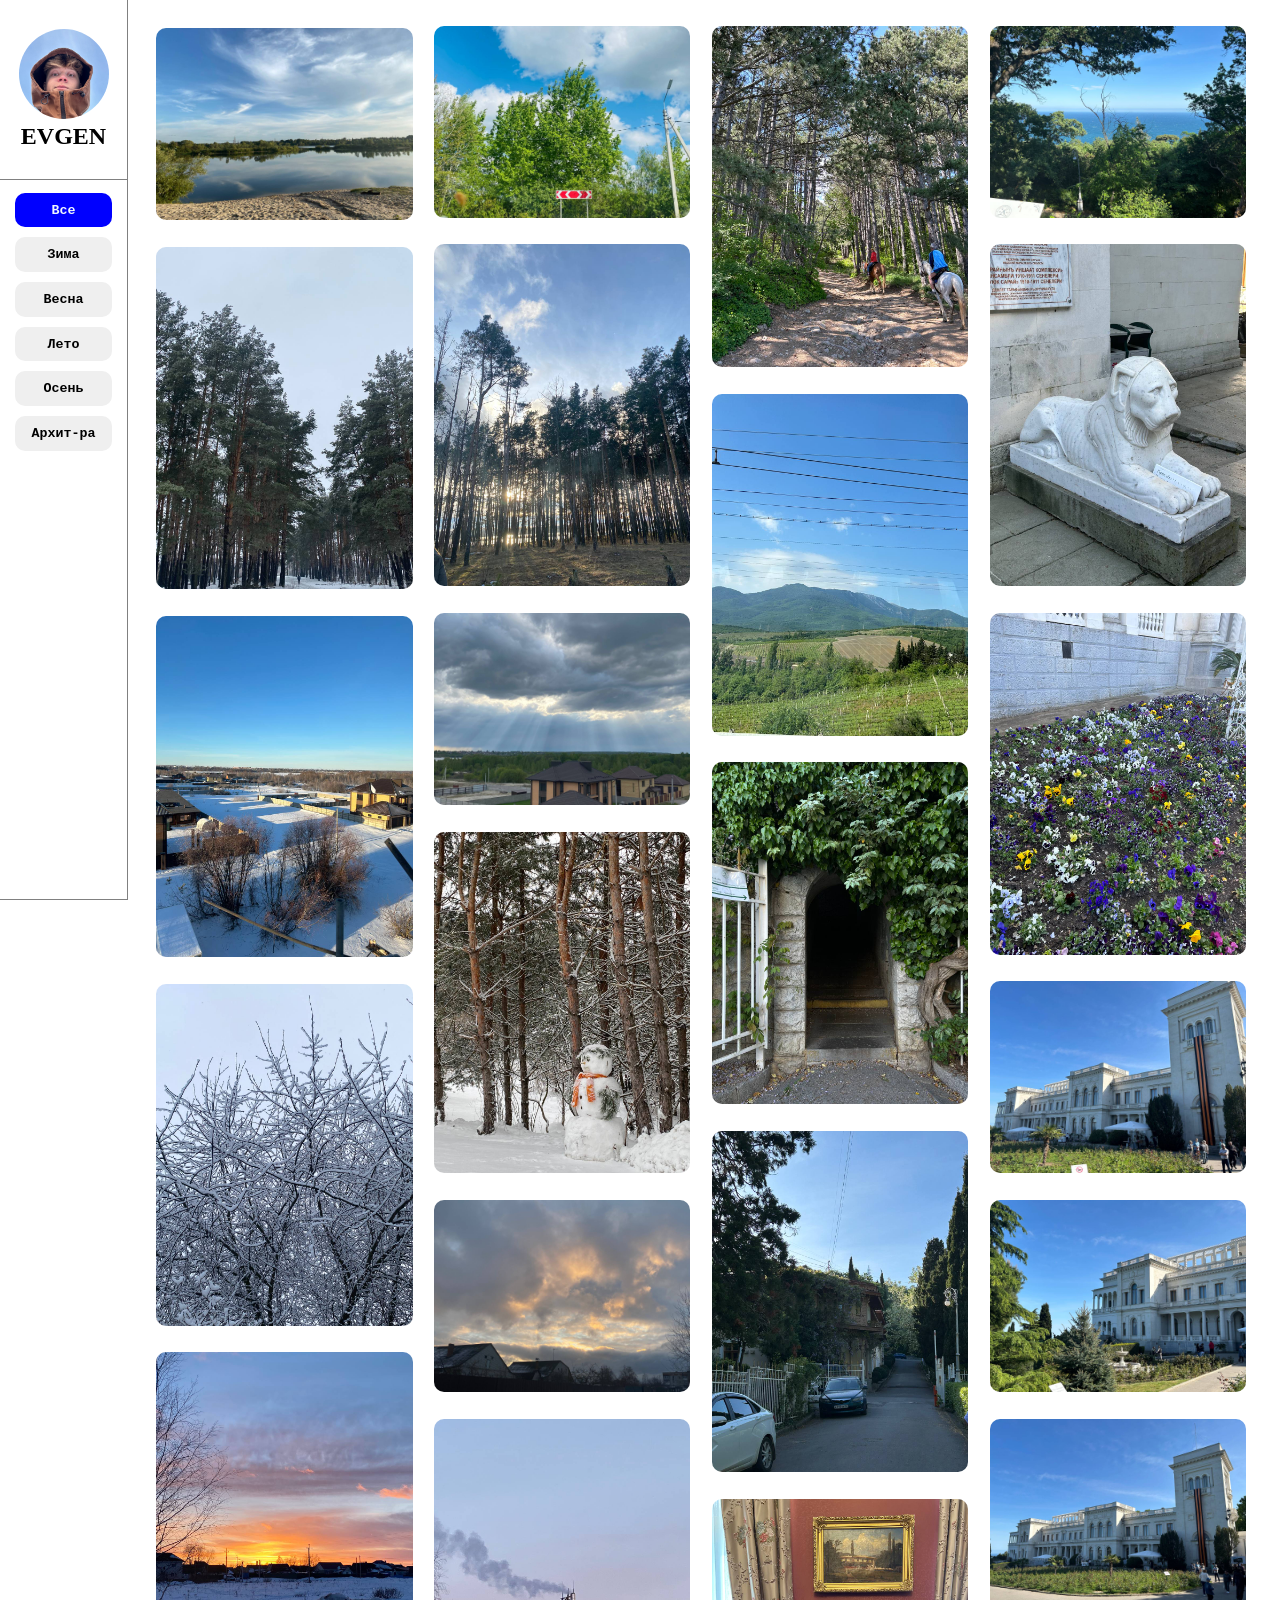
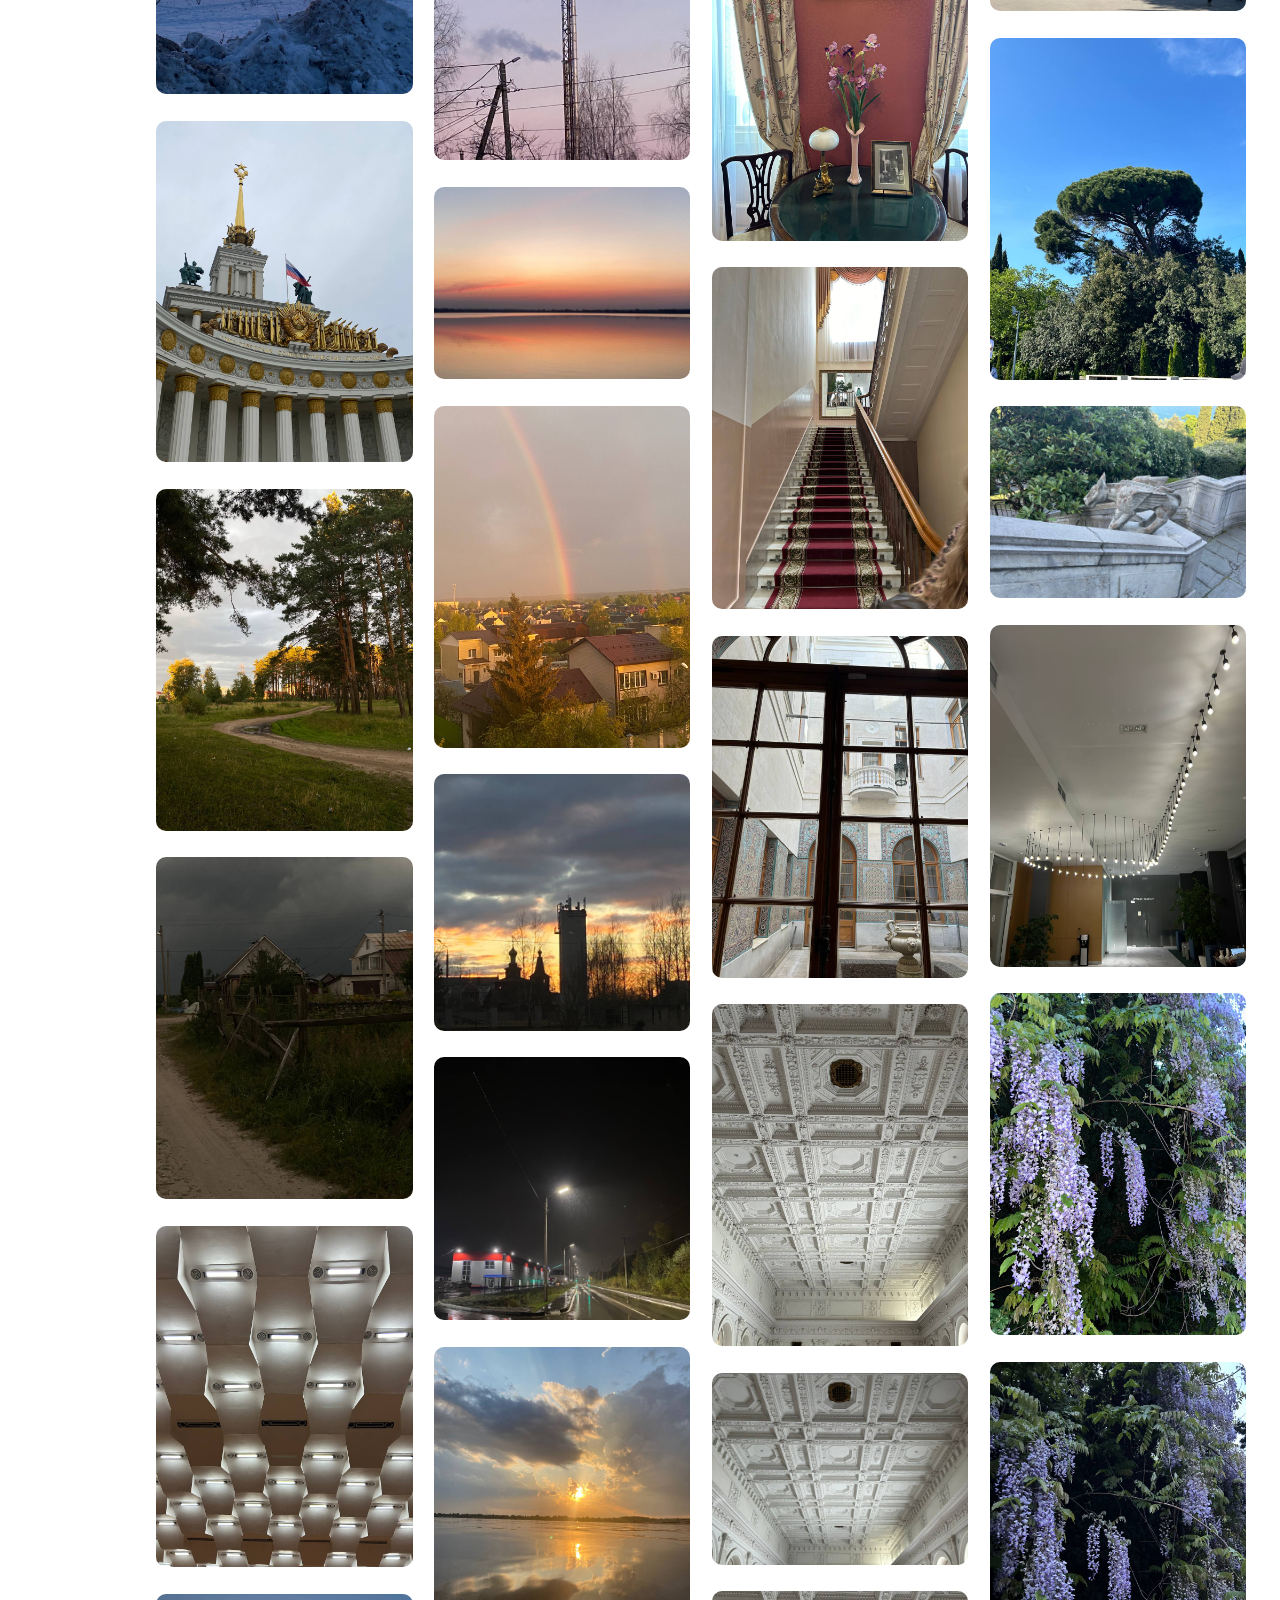
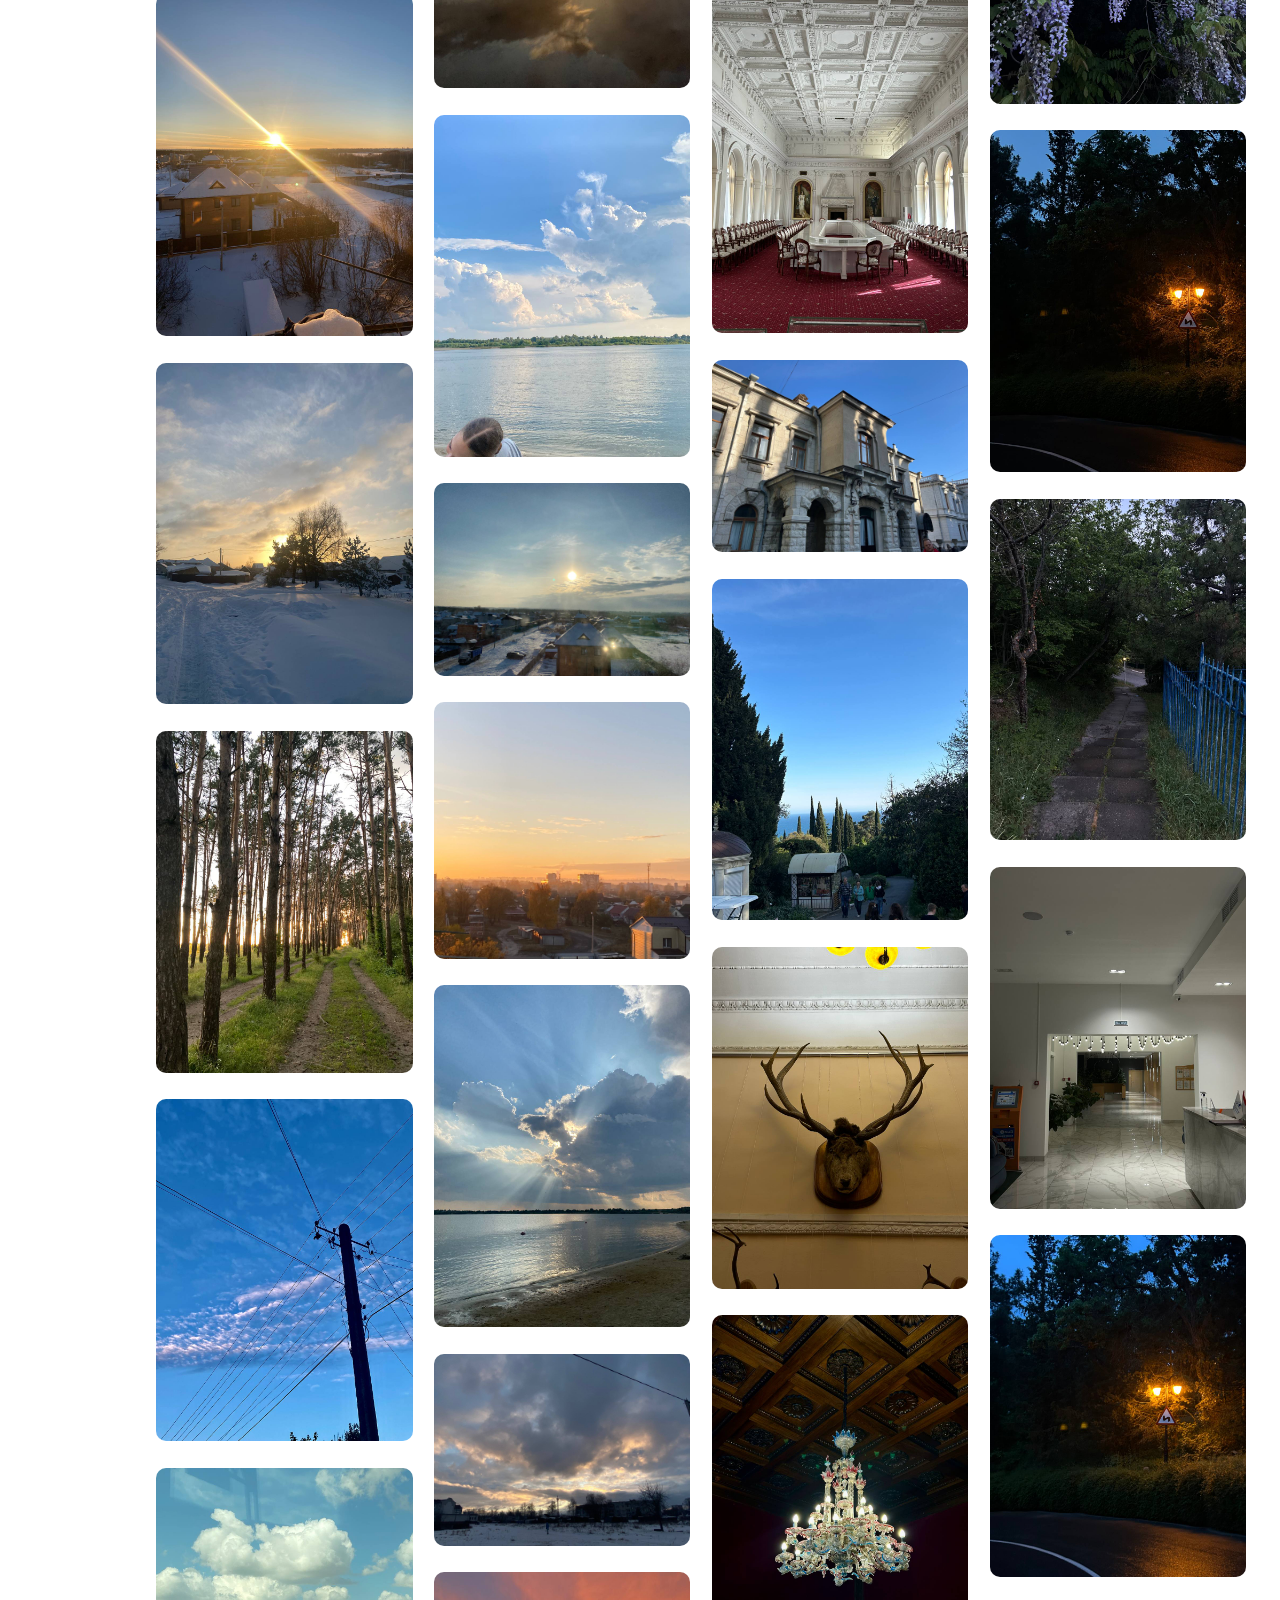
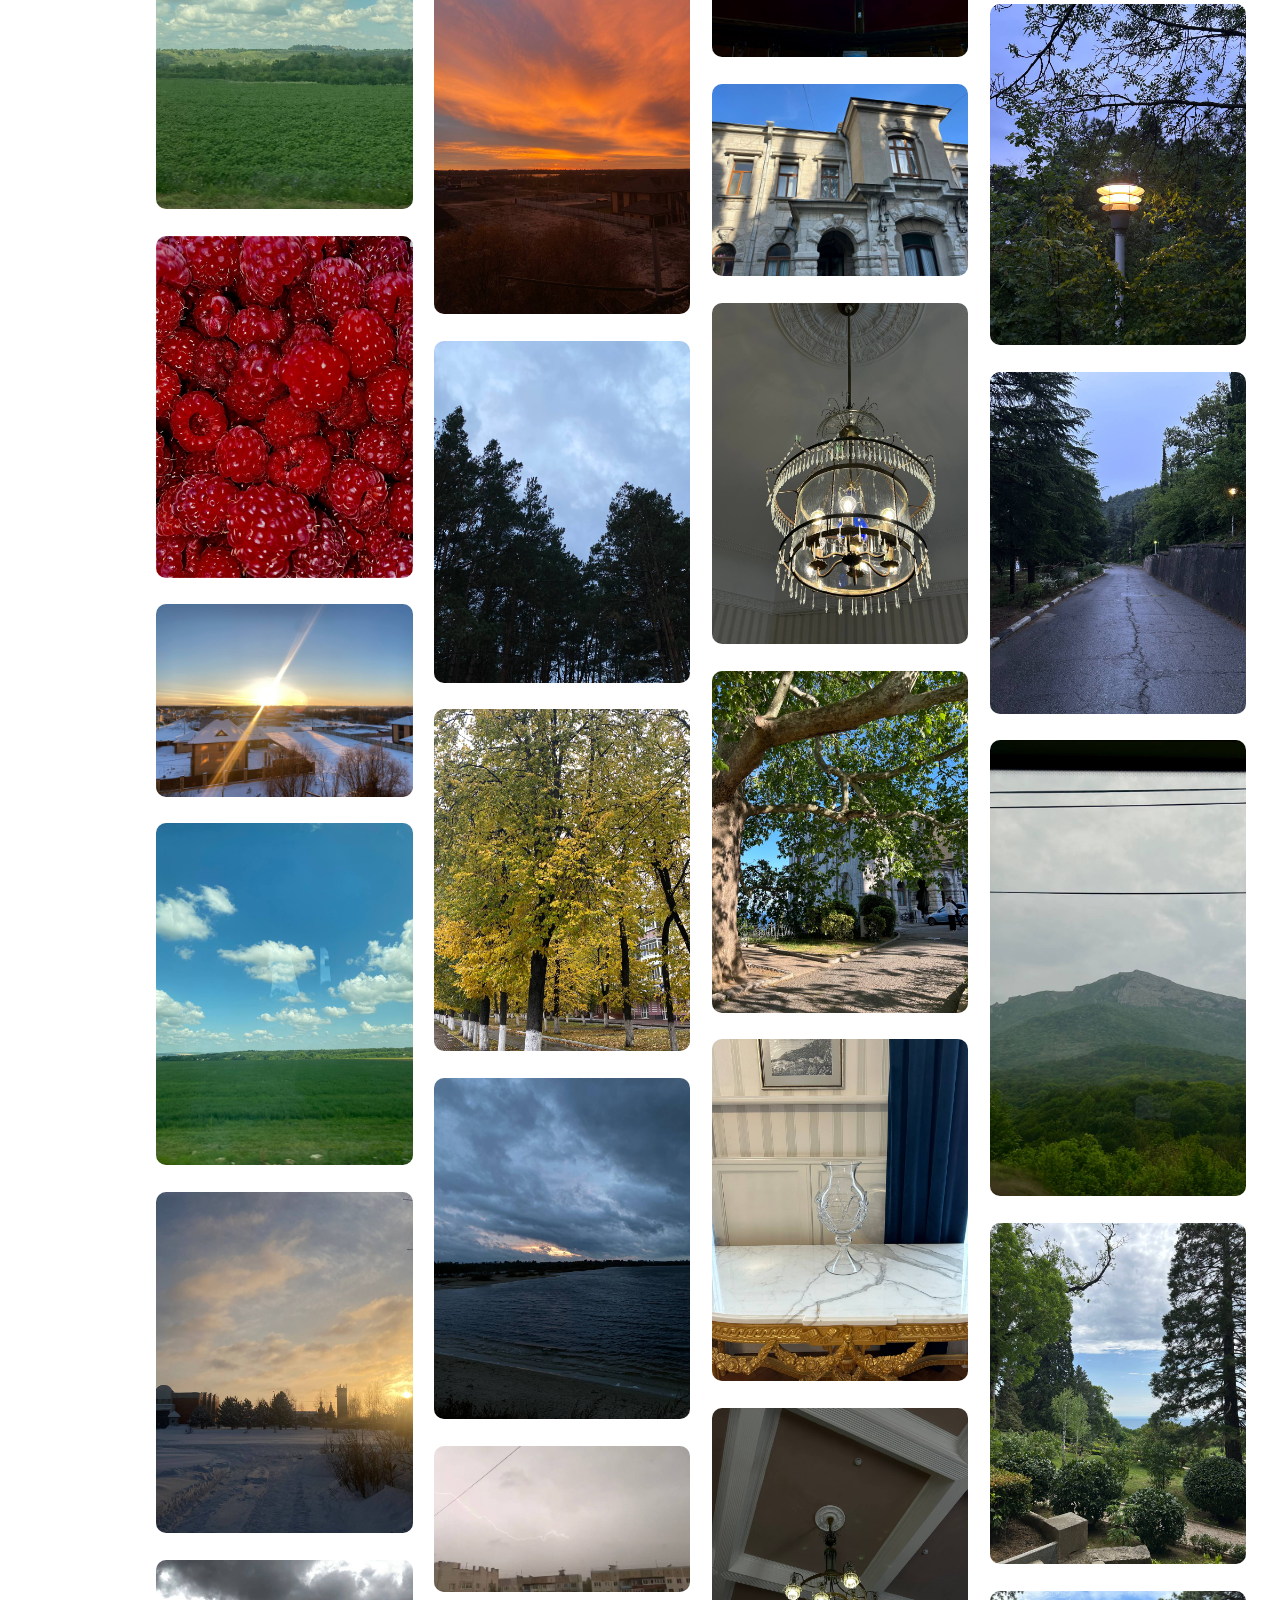
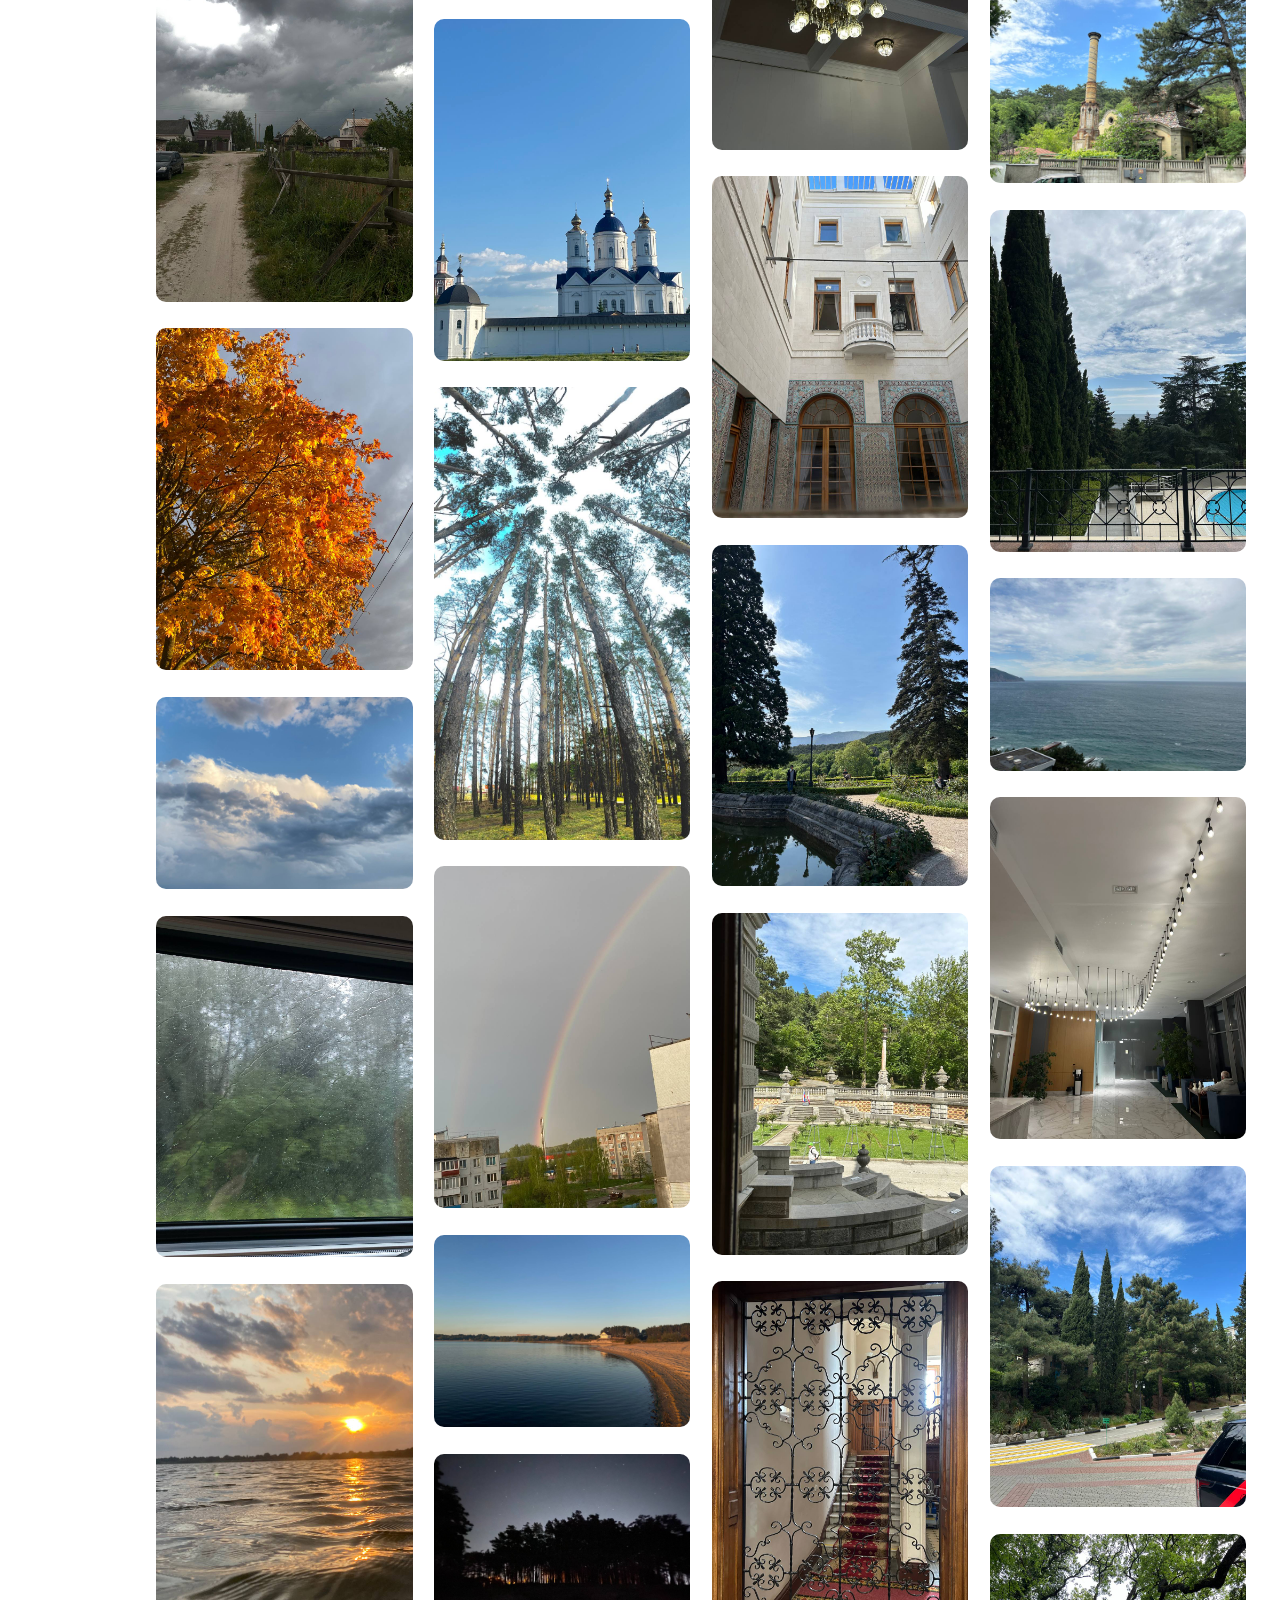
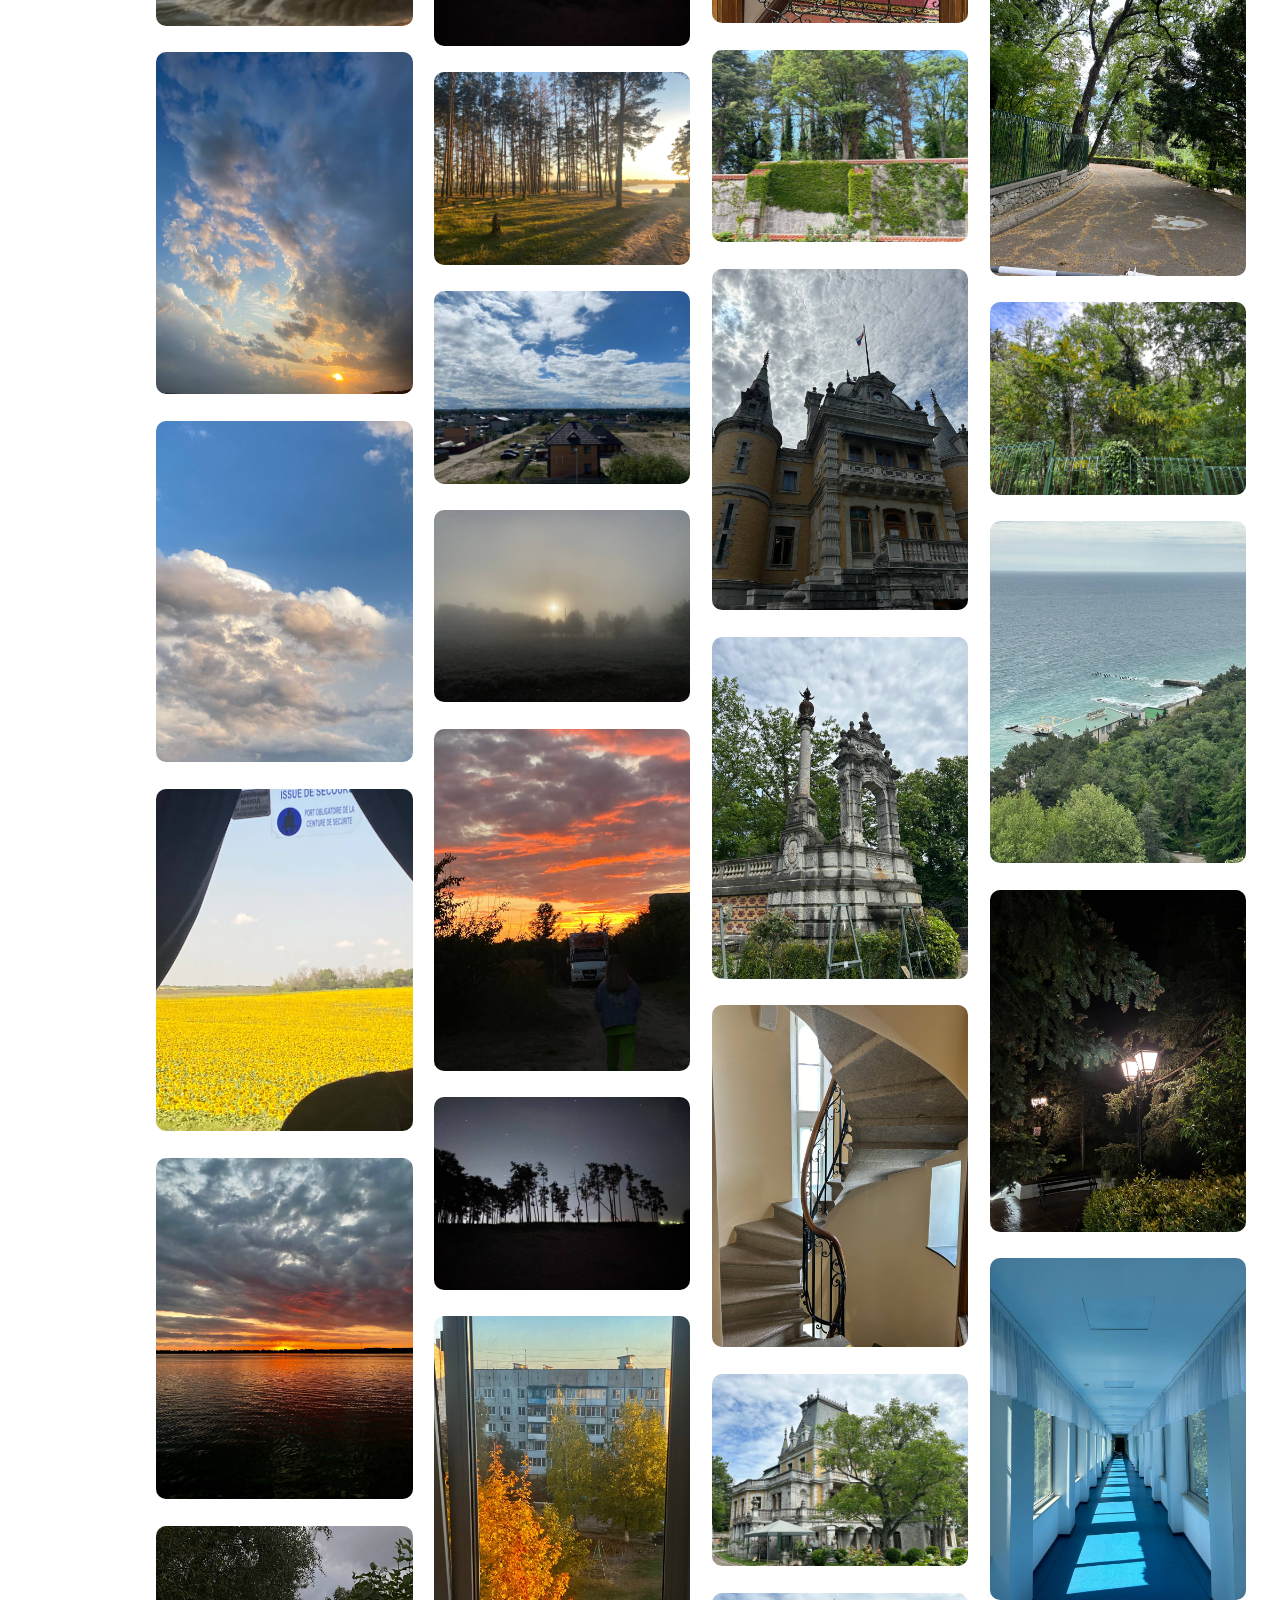
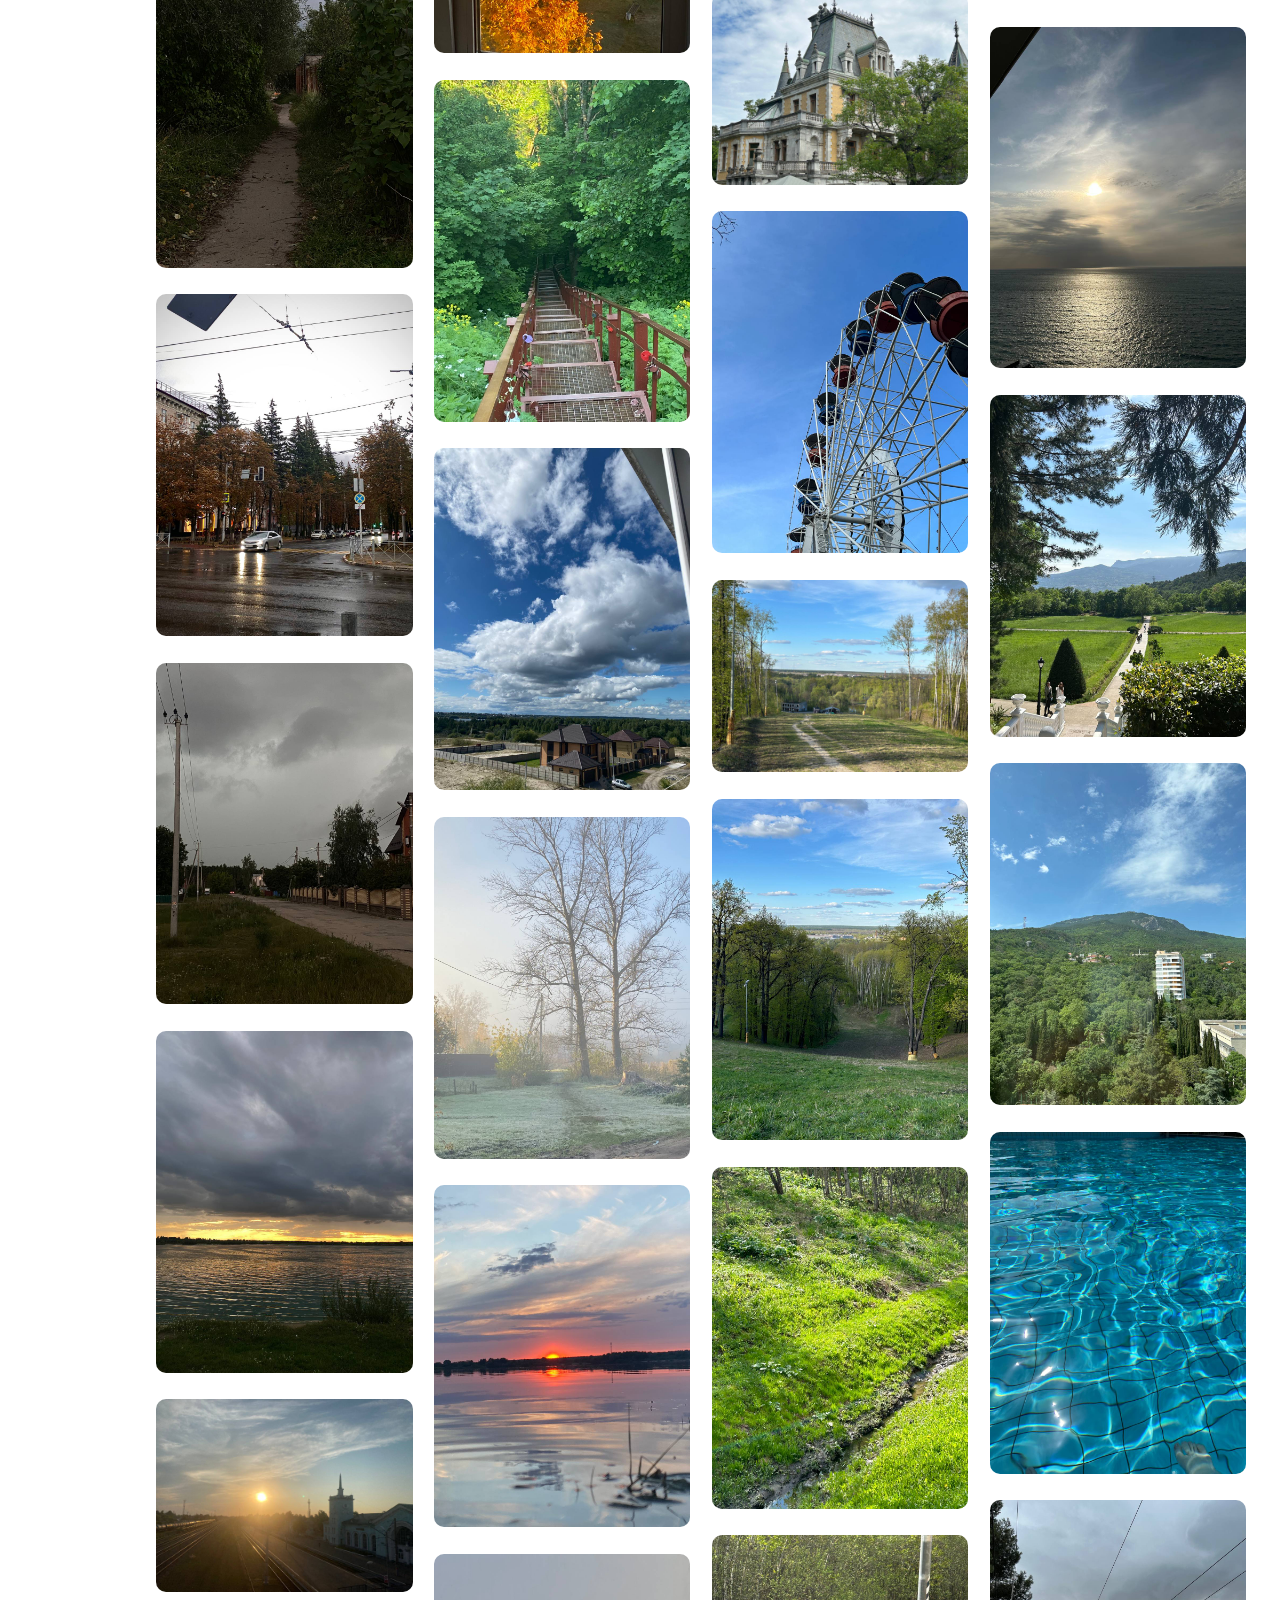
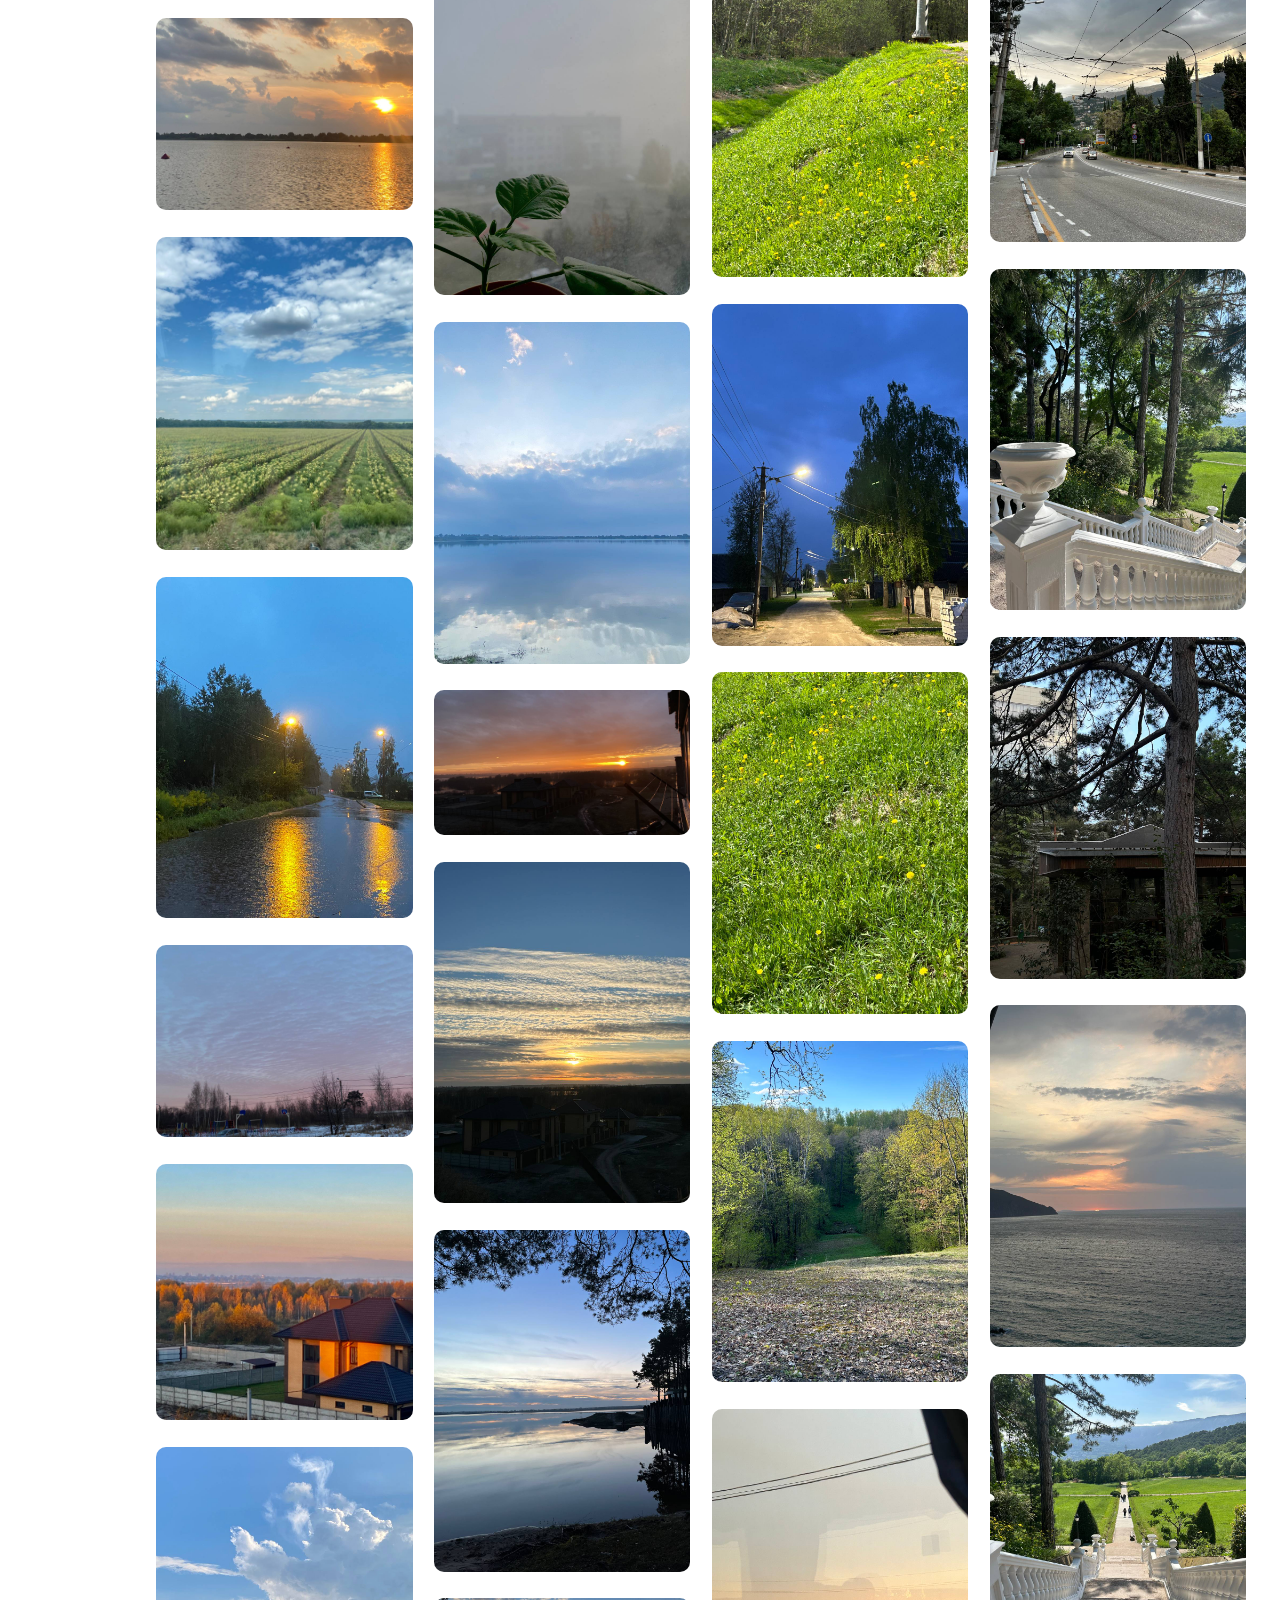
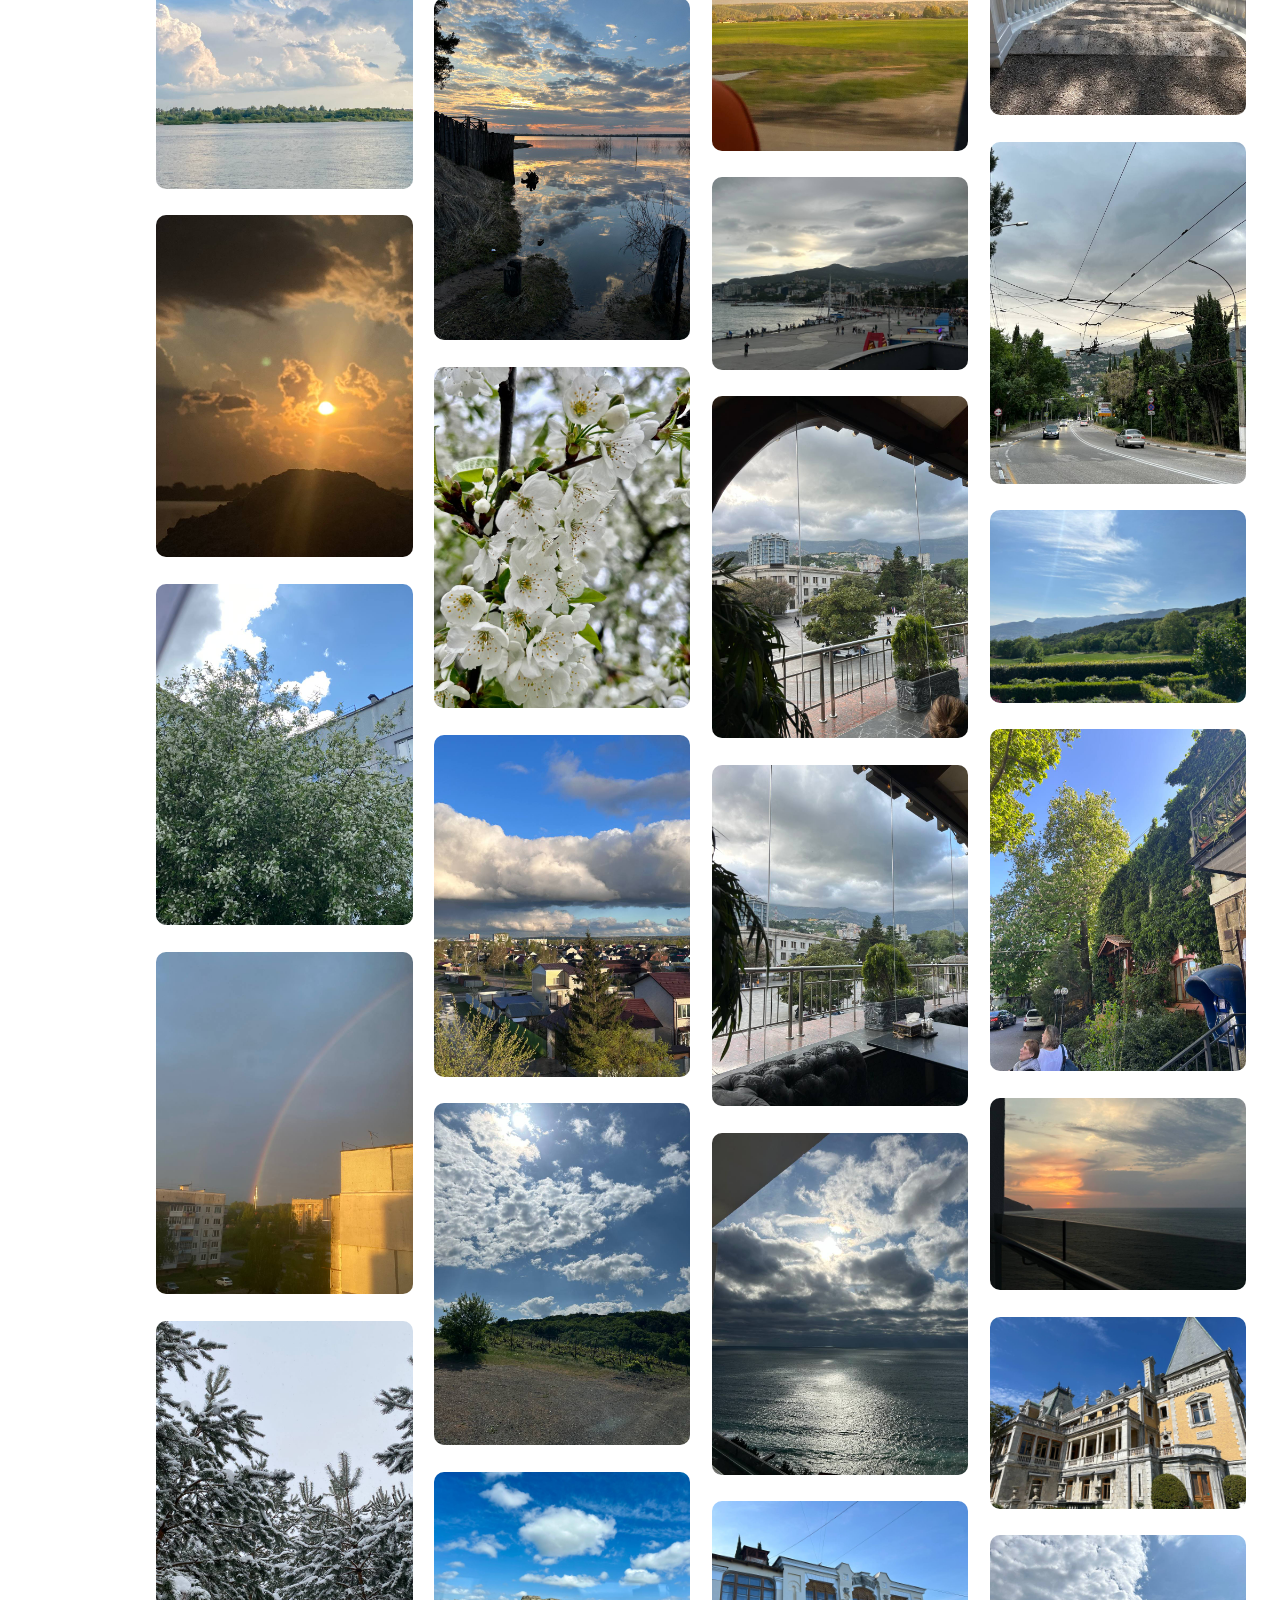
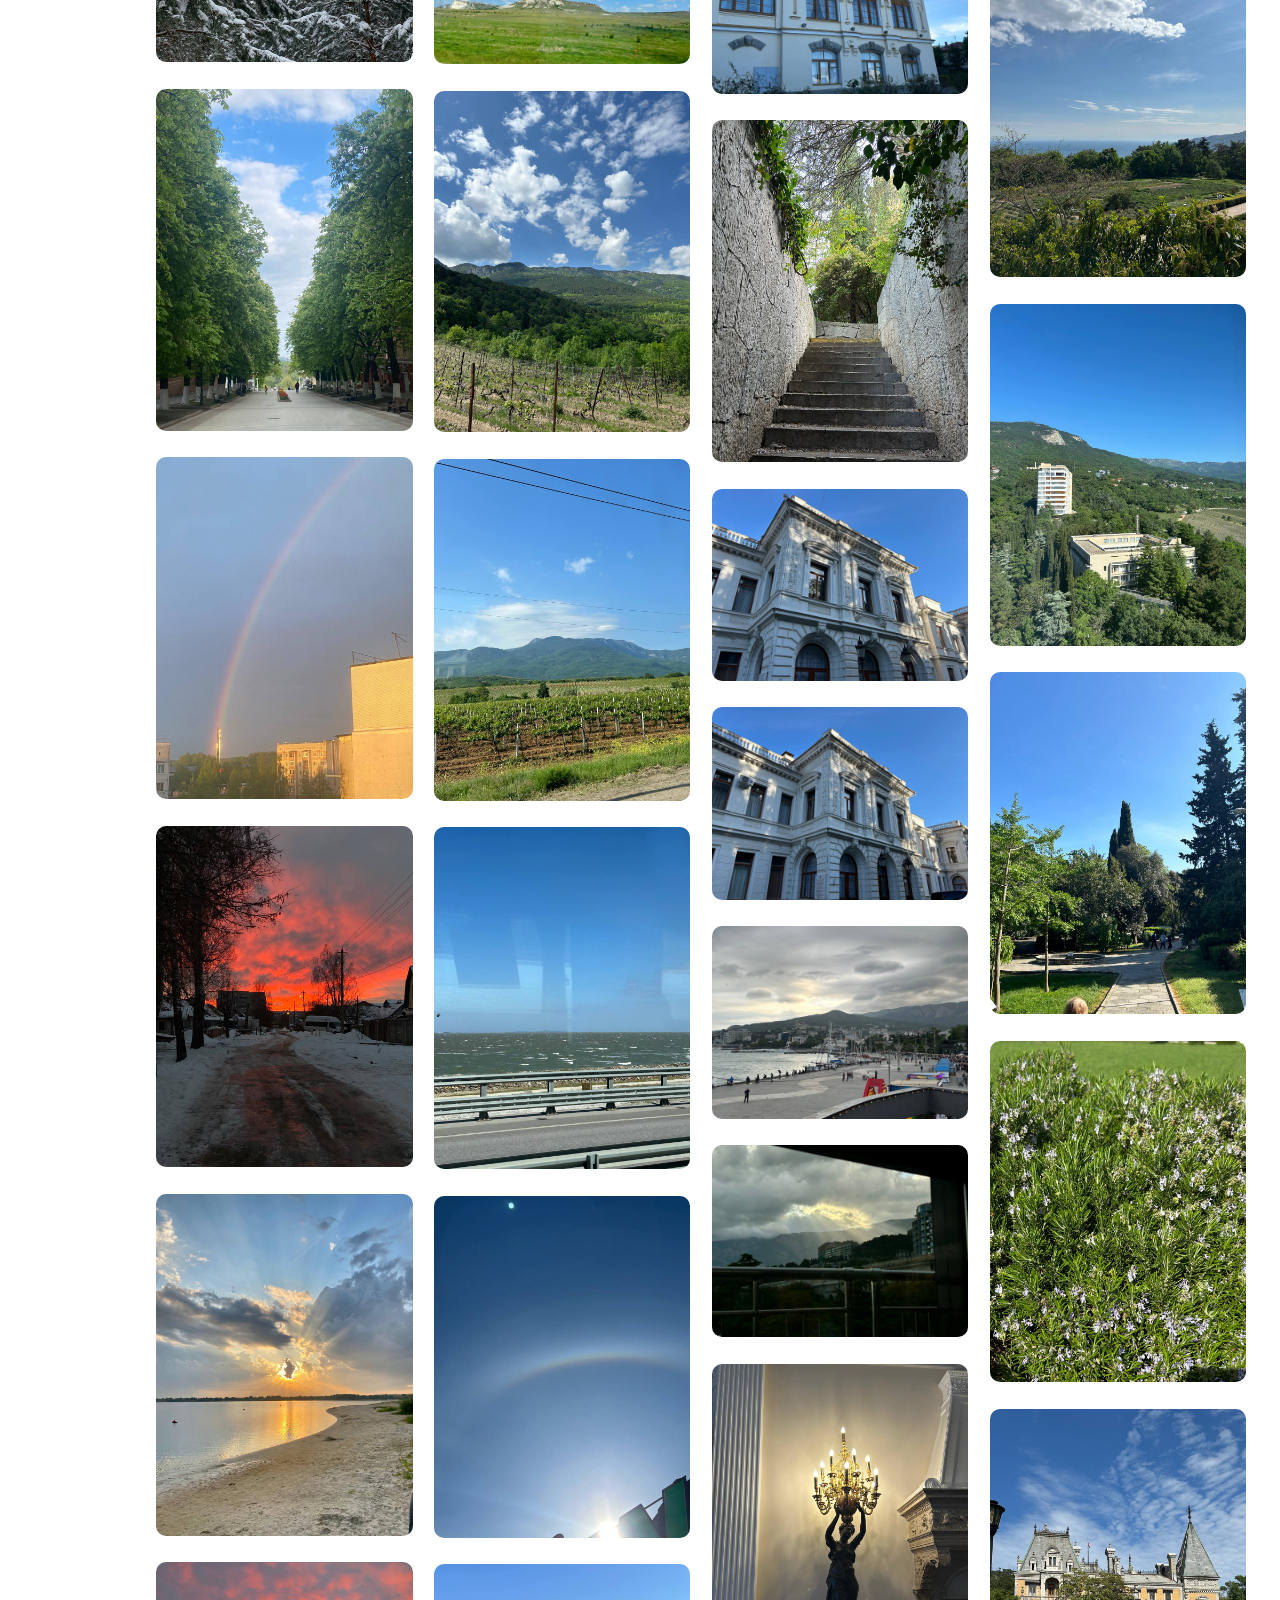
<file: index.html>
<!DOCTYPE html>
<html lang="en">

<head>
    <meta charset="UTF-8">
    <meta name="viewport" content="width=device-width, initial-scale=1.0">
    <title>Album</title>
    <link rel="stylesheet" href="./main_style.css">
</head>

<body>
    <nav>
        <div class="card_logo">
            <img width="90px" src="./logo/photo_2024-03-27_22-41-37.jpg" alt="" class="logo">
            <h2 class="name" style="font-family: franklin gothic medium;">EVGEN</h2>
        </div>
        <div class="nav_sort">
            <button onclick="aall()" class="btt_sezon now" id="all"><b>Все</b></button>
            <button onclick="zzima()" class="btt_sezon" id="zima"><b>Зима</b></button>
            <button onclick="vvesna()" class="btt_sezon" id="vesna"><b>Весна</b></button>
            <button onclick="lleto()" class="btt_sezon" id="leto"><b>Лето</b></button>
            <button onclick="oosen()" class="btt_sezon" id="osen"><b>Осень</b></button>
            <button onclick="arhetec()" class="btt_sezon" id="arht"><b>Архит-ра</b></button>
        </div>
    </nav>
    
        <main>
            <img class="photo leto" src="./images/photo_1_2024-03-27_22-32-34.jpg" alt="">
            <img class="photo zima" src="./images/photo_2_2024-03-27_22-33-23.jpg" alt="">
            <img class="photo zima" src="./images/photo_3_2024-03-27_22-33-23.jpg" alt="">
            <img class="photo zima" src="./images/photo_4_2024-03-27_22-33-23.jpg" alt="">
            <img class="photo zima" src="./images/photo_5_2024-03-27_22-33-23.jpg" alt="">
            <img class="photo leto" src="./images/photo_6_2024-03-27_22-32-34.jpg" alt="">
            <img class="photo vesna" src="./images/photo_7_2024-03-27_22-32-34.jpg" alt="">
            <img class="photo vesna" src="./images/photo_8_2024-03-27_22-32-34.jpg" alt="">
            <img class="photo zima vesna leto osen" src="./images/photo_9_2024-03-27_22-33-23.jpg" alt="">
            <img class="photo zima" src="./images/photo_10_2024-03-27_22-33-23.jpg" alt="">
            <img class="photo zima" src="./images/photo_11_2024-03-27_22-33-23.jpg" alt="">
            <img class="photo vesna" src="./images/photo_12_2024-03-27_22-32-34.jpg" alt="">
            <img class="photo leto" src="./images/photo_13_2024-03-27_22-32-34.jpg" alt="">
            <img class="photo leto" src="./images/photo_14_2024-03-27_22-32-34.jpg" alt="">
            <img class="photo zima" src="./images/photo_15_2024-03-27_22-32-34.jpg" alt="">
            <img class="photo zima" src="./images/photo_15_2024-03-27_22-33-23.jpg" alt="">
            <img class="photo leto" src="./images/photo_16_2024-03-27_22-32-34.jpg" alt="">
            <img class="photo zima" src="./images/photo_16_2024-03-27_22-33-23.jpg" alt="">
            <img class="photo vesna" src="./images/photo_17_2024-03-27_22-32-34.jpg" alt="">
            <img class="photo osen" src="./images/photo_18_2024-03-27_22-33-23.jpg" alt="">
            <img class="photo leto" src="./images/photo_19_2024-03-27_22-32-34.jpg" alt="">
            <img class="photo leto" src="./images/photo_20_2024-03-27_22-32-34.jpg" alt="">
            <img class="photo leto" src="./images/photo_21_2024-03-27_22-32-34.jpg" alt="">
            <img class="photo leto" src="./images/photo_22_2024-03-27_22-32-34.jpg" alt="">
            <img class="photo leto" src="./images/photo_23_2024-03-27_22-32-34.jpg" alt="">
            <img class="photo leto" src="./images/photo_24_2024-03-27_22-32-34.jpg" alt="">
            <img class="photo leto" src="./images/photo_25_2024-03-27_22-32-34.jpg" alt="">
            <img class="photo leto" src="./images/photo_26_2024-03-27_22-32-34.jpg" alt="">
            <img class="photo osen" src="./images/photo_27_2024-03-27_22-32-34.jpg" alt="">
            <img class="photo leto" src="./images/photo_28_2024-03-27_22-32-34.jpg" alt="">
            <img class="photo leto" src="./images/photo_29_2024-03-27_22-32-34.jpg" alt="">
            <img class="photo leto" src="./images/photo_30_2024-03-27_22-32-34.jpg" alt="">
            <img class="photo leto" src="./images/photo_31_2024-03-27_22-32-34.jpg" alt="">
            <img class="photo leto" src="./images/photo_32_2024-03-27_22-32-34.jpg" alt="">
            <img class="photo leto" src="./images/photo_33_2024-03-27_22-32-34.jpg" alt="">
            <img class="photo zima" src="./images/photo_34_2024-03-27_22-32-34.jpg" alt="">
            <img class="photo osen" src="./images/photo_35_2024-03-27_22-32-34.jpg" alt="">
            <img class="photo leto" src="./images/photo_36_2024-03-27_22-32-34.jpg" alt="">
            <img class="photo leto" src="./images/photo_37_2024-03-27_22-32-34.jpg" alt="">
            <img class="photo vesna" src="./images/photo_38_2024-03-27_22-32-34.jpg" alt="">
            <img class="photo leto" src="./images/photo_39_2024-03-27_22-32-34.jpg" alt="">
            <img class="photo zima" src="./images/photo_40_2024-03-27_22-32-34.jpg" alt="">
            <img class="photo leto" src="./images/photo_41_2024-03-27_22-32-34.jpg" alt="">
            <img class="photo leto" src="./images/photo_42_2024-03-27_22-32-34.jpg" alt="">
            <img class="photo zima" src="./images/photo_43_2024-03-27_22-32-34.jpg" alt="">
            <img class="photo leto" src="./images/photo_44_2024-03-27_22-32-34.jpg" alt="">
            <img class="photo osen" src="./images/photo_45_2024-03-27_22-32-34.jpg" alt="">
            <img class="photo leto" src="./images/photo_46_2024-03-27_22-32-34.jpg" alt="">
            <img class="photo leto" src="./images/photo_47_2024-03-27_22-32-34.jpg" alt="">
            <img class="photo vesna" src="./images/photo_48_2024-03-27_22-32-34.jpg" alt="">
            <img class="photo zima" src="./images/photo_49_2024-03-27_22-32-34.jpg" alt="">
            <img class="photo zima" src="./images/photo_50_2024-03-27_22-32-34.jpg" alt="">
            <img class="photo vesna osen" src="./images/photo_51_2024-03-27_22-32-34.jpg" alt="">
            <img class="photo vesna" src="./images/photo_52_2024-03-27_22-32-34.jpg" alt="">
            <img class="photo leto" src="./images/photo_53_2024-03-27_22-32-34.jpg" alt="">
            <img class="photo osen" src="./images/photo_55_2024-03-27_22-32-34.jpg" alt="">
            <img class="photo leto" src="./images/photo_56_2024-03-27_22-32-34.jpg" alt="">
            <img class="photo leto" src="./images/photo_57_2024-03-27_22-32-34.jpg" alt="">
            <img class="photo leto" src="./images/photo_58_2024-03-27_22-32-34.jpg" alt="">
            <img class="photo zima" src="./images/photo_59_2024-03-27_22-32-34.jpg" alt="">
            <img class="photo osen" src="./images/photo_60_2024-03-27_22-32-34.jpg" alt="">
            <img class="photo leto" src="./images/photo_61_2024-03-27_22-32-34.jpg" alt="">
            <img class="photo zima" src="./images/photo_62_2024-03-27_22-32-34.jpg" alt="">
            <img class="photo osen" src="./images/photo_64_2024-03-27_22-32-34.jpg" alt="">
            <img class="photo leto" src="./images/photo_65_2024-03-27_22-32-34.jpg" alt="">
            <img class="photo osen" src="./images/photo_66_2024-03-27_22-32-34.jpg" alt="">
            <img class="photo leto" src="./images/photo_67_2024-03-27_22-32-34.jpg" alt="">
            <img class="photo osen vesna" src="./images/photo_68_2024-03-27_22-32-34.jpg" alt="">
            <img class="photo leto" src="./images/photo_70_2024-03-27_22-32-34.jpg" alt="">
            <img class="photo leto" src="./images/photo_71_2024-03-27_22-32-34.jpg" alt="">
            <img class="photo leto" src="./images/photo_72_2024-03-27_22-32-34.jpg" alt="">
            <img class="photo leto" src="./images/photo_73_2024-03-27_22-32-34.jpg" alt="">
            <img class="photo leto" src="./images/photo_74_2024-03-27_22-32-34.jpg" alt="">
            <img class="photo leto" src="./images/photo_75_2024-03-27_22-32-34.jpg" alt="">
            <img class="photo leto" src="./images/photo_76_2024-03-27_22-32-34.jpg" alt="">
            <img class="photo osen zima" src="./images/photo_77_2024-03-27_22-32-34.jpg" alt="">
            <img class="photo osen leto" src="./images/photo_78_2024-03-27_22-32-34.jpg" alt="">
            <img class="photo leto" src="./images/photo_80_2024-03-27_22-32-34.jpg" alt="">
            <img class="photo osen" src="./images/photo_81_2024-03-27_22-32-34.jpg" alt="">
            <img class="photo leto" src="./images/photo_82_2024-03-27_22-32-34.jpg" alt="">
            <img class="photo leto" src="./images/photo_83_2024-03-27_22-32-34.jpg" alt="">
            <img class="photo osen" src="./images/photo_84_2024-03-27_22-32-34.jpg" alt="">
            <img class="photo leto" src="./images/photo_85_2024-03-27_22-32-34.jpg" alt="">
            <img class="photo osen" src="./images/photo_86_2024-03-27_22-32-34.jpg" alt="">
            <img class="photo leto" src="./images/photo_89_2024-03-27_22-32-34.jpg" alt="">
            <img class="photo osen" src="./images/photo_91_2024-03-27_22-32-34.jpg" alt="">
            <img class="photo vesna" src="./images/photo_92.jpg" alt="">
            <img class="photo vesna" src="./images/photo_93.jpg" alt="">
            <img class="photo vesna" src="./images/photo_94jpg.jpg" alt="">
            <img class="photo vesna" src="./images/95.jpg" alt="">
            <img class="photo vesna" src="./images/96.jpg" alt="">
            <img class="photo vesna" src="./images2/photo_1_2024-05-05_21-40-47.jpg" alt="">
            <img class="photo vesna" src="./images2/photo_2_2024-05-05_21-40-47.jpg" alt="">
            <img class="photo vesna" src="./images2/photo_3_2024-05-05_21-40-47.jpg" alt="">
            <img class="photo vesna" src="./images2/photo_5_2024-05-05_21-40-47.jpg" alt="">
            <img class="photo vesna" src="./images2/photo_6_2024-05-05_21-40-47.jpg" alt="">
            <img class="photo leto" src="./images2/photo_7_2024-05-05_21-40-47.jpg" alt="">
            <img class="photo vesna" src="./images2/photo_8_2024-05-05_21-40-47.jpg" alt="">
            <img class="photo leto" src="./images2/photo_9_2024-05-05_21-40-47.jpg" alt="">
            <img class="photo leto" src="./images2/photo_10_2024-05-05_21-40-47.jpg" alt="">
            <img class="photo vesna" src="./images2/photo_1_2024-05-05_21-39-22.jpg" alt="">
            <img class="photo vesna" src="./images2/photo_2_2024-05-05_21-39-22.jpg" alt="">
            <img class="photo arht" src="./images2/photo_3_2024-05-05_21-39-22.jpg" alt="">
            <img class="photo arht" src="./images2/photo_4_2024-05-05_21-39-22.jpg" alt="">
            <img class="photo arht" src="./images2/photo_5_2024-05-05_21-39-22.jpg" alt="">
            <img class="photo arht" src="./images2/photo_6_2024-05-05_21-39-22.jpg" alt="">
            <img class="photo arht" src="./images2/photo_7_2024-05-05_21-39-22.jpg" alt="">
            <img class="photo arht" src="./images2/photo_8_2024-05-05_21-39-22.jpg" alt="">
            <img class="photo vesna" src="./images2/photo_9_2024-05-05_21-39-22.jpg" alt="">
            <img class="photo arht" src="./images2/photo_10_2024-05-05_21-39-22.jpg" alt="">
            <img class="photo arht" src="./images2/photo_12_2024-05-05_21-39-22.jpg" alt="">
            <img class="photo arht" src="./images2/photo_13_2024-05-05_21-39-22.jpg" alt="">
            <img class="photo arht" src="./images2/photo_14_2024-05-05_21-39-22.jpg" alt="">
            <img class="photo arht" src="./images2/photo_15_2024-05-05_21-39-22.jpg" alt="">
            <img class="photo vesna" src="./images2/photo_16_2024-05-05_21-39-22.jpg" alt="">
            <img class="photo arht" src="./images2/photo_17_2024-05-05_21-39-22.jpg" alt="">
            <img class="photo arht" src="./images2/photo_18_2024-05-05_21-39-22.jpg" alt="">
            <img class="photo arht" src="./images2/photo_19_2024-05-05_21-39-22.jpg" alt="">
            <img class="photo vesna arht" src="./images2/photo_20_2024-05-05_21-39-22.jpg" alt="">
            <img class="photo arht" src="./images2/photo_21_2024-05-05_21-39-22.jpg" alt="">
            <img class="photo arht" src="./images2/photo_22_2024-05-05_21-39-22.jpg" alt="">
            <img class="photo vesna" src="./images2/photo_23_2024-05-05_21-39-22.jpg" alt="">
            <img class="photo arht" src="./images2/photo_24_2024-05-05_21-39-22.jpg" alt="">
            <img class="photo arht" src="./images2/photo_25_2024-05-05_21-39-22.jpg" alt="">
            <img class="photo arht" src="./images2/photo_26_2024-05-05_21-39-22.jpg" alt="">
            <img class="photo arht" src="./images2/photo_28_2024-05-05_21-39-22.jpg" alt="">
            <img class="photo arht" src="./images2/photo_29_2024-05-05_21-39-22.jpg" alt="">
            <img class="photo arht" src="./images2/photo_30_2024-05-05_21-39-22.jpg" alt="">
            <img class="photo leto" src="./images2/photo_31_2024-05-05_21-39-22.jpg" alt="">
            <img class="photo leto" src="./images2/photo_32_2024-05-05_21-39-22.jpg" alt="">
            <img class="photo leto" src="./images2/photo_33_2024-05-05_21-39-22.jpg" alt="">
            <img class="photo leto" src="./images2/photo_34_2024-05-05_21-39-22.jpg" alt="">
            <img class="photo leto" src="./images2/photo_35_2024-05-05_21-39-22.jpg" alt="">
            <img class="photo leto" src="./images2/photo_36_2024-05-05_21-39-22.jpg" alt="">
            <img class="photo vesna" src="./images2/photo_37_2024-05-05_21-39-22.jpg" alt="">
            <img class="photo vesna" src="./images2/photo_38_2024-05-05_21-39-22.jpg" alt="">
            <img class="photo arht" src="./images2/photo_39_2024-05-05_21-39-22.jpg" alt="">
            <img class="photo arht" src="./images2/photo_40_2024-05-05_21-39-22.jpg" alt="">
            <img class="photo arht" src="./images2/photo_41_2024-05-05_21-39-22.jpg" alt="">
            <img class="photo leto" src="./images2/photo_42_2024-05-05_21-39-22.jpg" alt="">
            <img class="photo arht" src="./images2/photo_43_2024-05-05_21-39-22.jpg" alt="">
            <img class="photo arht" src="./images2/photo_44_2024-05-05_21-39-22.jpg" alt="">
            <img class="photo arht" src="./images2/photo_45_2024-05-05_21-39-22.jpg" alt="">
            <img class="photo arht" src="./images2/photo_46_2024-05-05_21-39-22.jpg" alt="">
            <img class="photo arht" src="./images2/photo_47_2024-05-05_21-39-22.jpg" alt="">
            <img class="photo vesna leto arht" src="./images2/photo_49_2024-05-05_21-39-22.jpg" alt="">
            <img class="photo arht" src="./images2/photo_50_2024-05-05_21-39-22.jpg" alt="">
            <img class="photo vesna" src="./images2/photo_51_2024-05-05_21-39-22.jpg" alt="">
            <img class="photo vesna" src="./images2/photo_52_2024-05-05_21-39-22.jpg" alt="">
            <img class="photo arht" src="./images2/photo_53_2024-05-05_21-39-22.jpg" alt="">
            <img class="photo vesna" src="./images2/photo_54_2024-05-05_21-39-22.jpg" alt="">
            <img class="photo arht" src="./images2/photo_55_2024-05-05_21-39-22.jpg" alt="">
            <img class="photo arht" src="./images2/photo_56_2024-05-05_21-39-22.jpg" alt="">
            <img class="photo arht" src="./images2/photo_57_2024-05-05_21-39-22.jpg" alt="">
            <img class="photo vesna" src="./images2/photo_58_2024-05-05_21-39-22.jpg" alt="">
            <img class="photo arht" src="./images2/photo_59_2024-05-05_21-39-22.jpg" alt="">
            <img class="photo arht" src="./images2/photo_60_2024-05-05_21-39-22.jpg" alt="">
            <img class="photo vesna" src="./images2/photo_61_2024-05-05_21-39-22.jpg" alt="">
            <img class="photo vesna" src="./images2/photo_62_2024-05-05_21-39-22.jpg" alt="">
            <img class="photo arht" src="./images2/photo_63_2024-05-05_21-39-22.jpg" alt="">
            <img class="photo leto" src="./images2/photo_64_2024-05-05_21-39-22.jpg" alt="">
            <img class="photo arht" src="./images2/photo_65_2024-05-05_21-39-22.jpg" alt="">
            <img class="photo arht" src="./images2/photo_66_2024-05-05_21-39-22.jpg" alt="">
            <img class="photo arht" src="./images2/photo_67_2024-05-05_21-39-22.jpg" alt="">
            <img class="photo vesna" src="./images2/photo_68_2024-05-05_21-39-22.jpg" alt="">
            <img class="photo vesna" src="./images2/photo_69_2024-05-05_21-39-22.jpg" alt="">
            <img class="photo vesna" src="./images2/photo_70_2024-05-05_21-39-22.jpg" alt="">
            <img class="photo arht" src="./images2/photo_71_2024-05-05_21-39-22.jpg" alt="">
            <img class="photo vesna" src="./images2/photo_72_2024-05-05_21-39-22.jpg" alt="">
            <img class="photo vesna" src="./images2/photo_73_2024-05-05_21-39-22.jpg" alt="">
            <img class="photo arht" src="./images2/photo_74_2024-05-05_21-39-22.jpg" alt="">
            <img class="photo vesna" src="./images2/photo_75_2024-05-05_21-39-22.jpg" alt="">
            <img class="photo vesna" src="./images2/photo_76_2024-05-05_21-39-22.jpg" alt="">
            <img class="photo vesna" src="./images2/photo_77_2024-05-05_21-39-22.jpg" alt="">
            <img class="photo vesna" src="./images2/photo_78_2024-05-05_21-39-22.jpg" alt="">
            <img class="photo vesna arht" src="./images2/photo_79_2024-05-05_21-39-22.jpg" alt="">
            <img class="photo arht" src="./images2/photo_80_2024-05-05_21-39-22.jpg" alt="">
            <img class="photo leto" src="./images2/photo_81_2024-05-05_21-39-22.jpg" alt="">
            <img class="photo leto" src="./images2/photo_82_2024-05-05_21-39-22.jpg" alt="">
            <img class="photo vesna" src="./images2/photo_83_2024-05-05_21-39-22.jpg" alt="">
            <img class="photo arht" src="./images2/photo_84_2024-05-05_21-39-22.jpg" alt="">
            <img class="photo vesna" src="./images2/photo_85_2024-05-05_21-39-22.jpg" alt="">
            <img class="photo vesna" src="./images2/photo_86_2024-05-05_21-39-22.jpg" alt="">
            <img class="photo vesna" src="./images2/photo_87_2024-05-05_21-39-22.jpg" alt="">
            <img class="photo vesna" src="./images2/photo_88_2024-05-05_21-39-22.jpg" alt="">
            <img class="photo leto" src="./images2/photo_89_2024-05-05_21-39-22.jpg" alt="">
            <img class="photo vesna" src="./images2/photo_90_2024-05-05_21-39-22.jpg" alt="">
            <img class="photo vesna" src="./images2/photo_91_2024-05-05_21-39-22.jpg" alt="">
            <img class="photo vesna" src="./images2/photo_92_2024-05-05_21-39-22.jpg" alt="">
            <img class="photo leto" src="./images2/photo_93_2024-05-05_21-39-22.jpg" alt="">
            <img class="photo arht" src="./images2/photo_94_2024-05-05_21-39-22.jpg" alt="">
            <img class="photo vesna" src="./images2/photo_95_2024-05-05_21-39-22.jpg" alt="">
            <img class="photo vesna" src="./images2/photo_96_2024-05-05_21-39-22.jpg" alt="">
            <img class="photo leto" src="./images2/photo_97_2024-05-05_21-39-22.jpg" alt="">
            <img class="photo vesna" src="./images2/photo_98_2024-05-05_21-39-22.jpg" alt="">
            <img class="photo arht" src="./images2/photo_99_2024-05-05_21-39-22.jpg" alt="">


        </main>
    
    <script src="./main_script.js"></script>
</body>

</html>
</file>
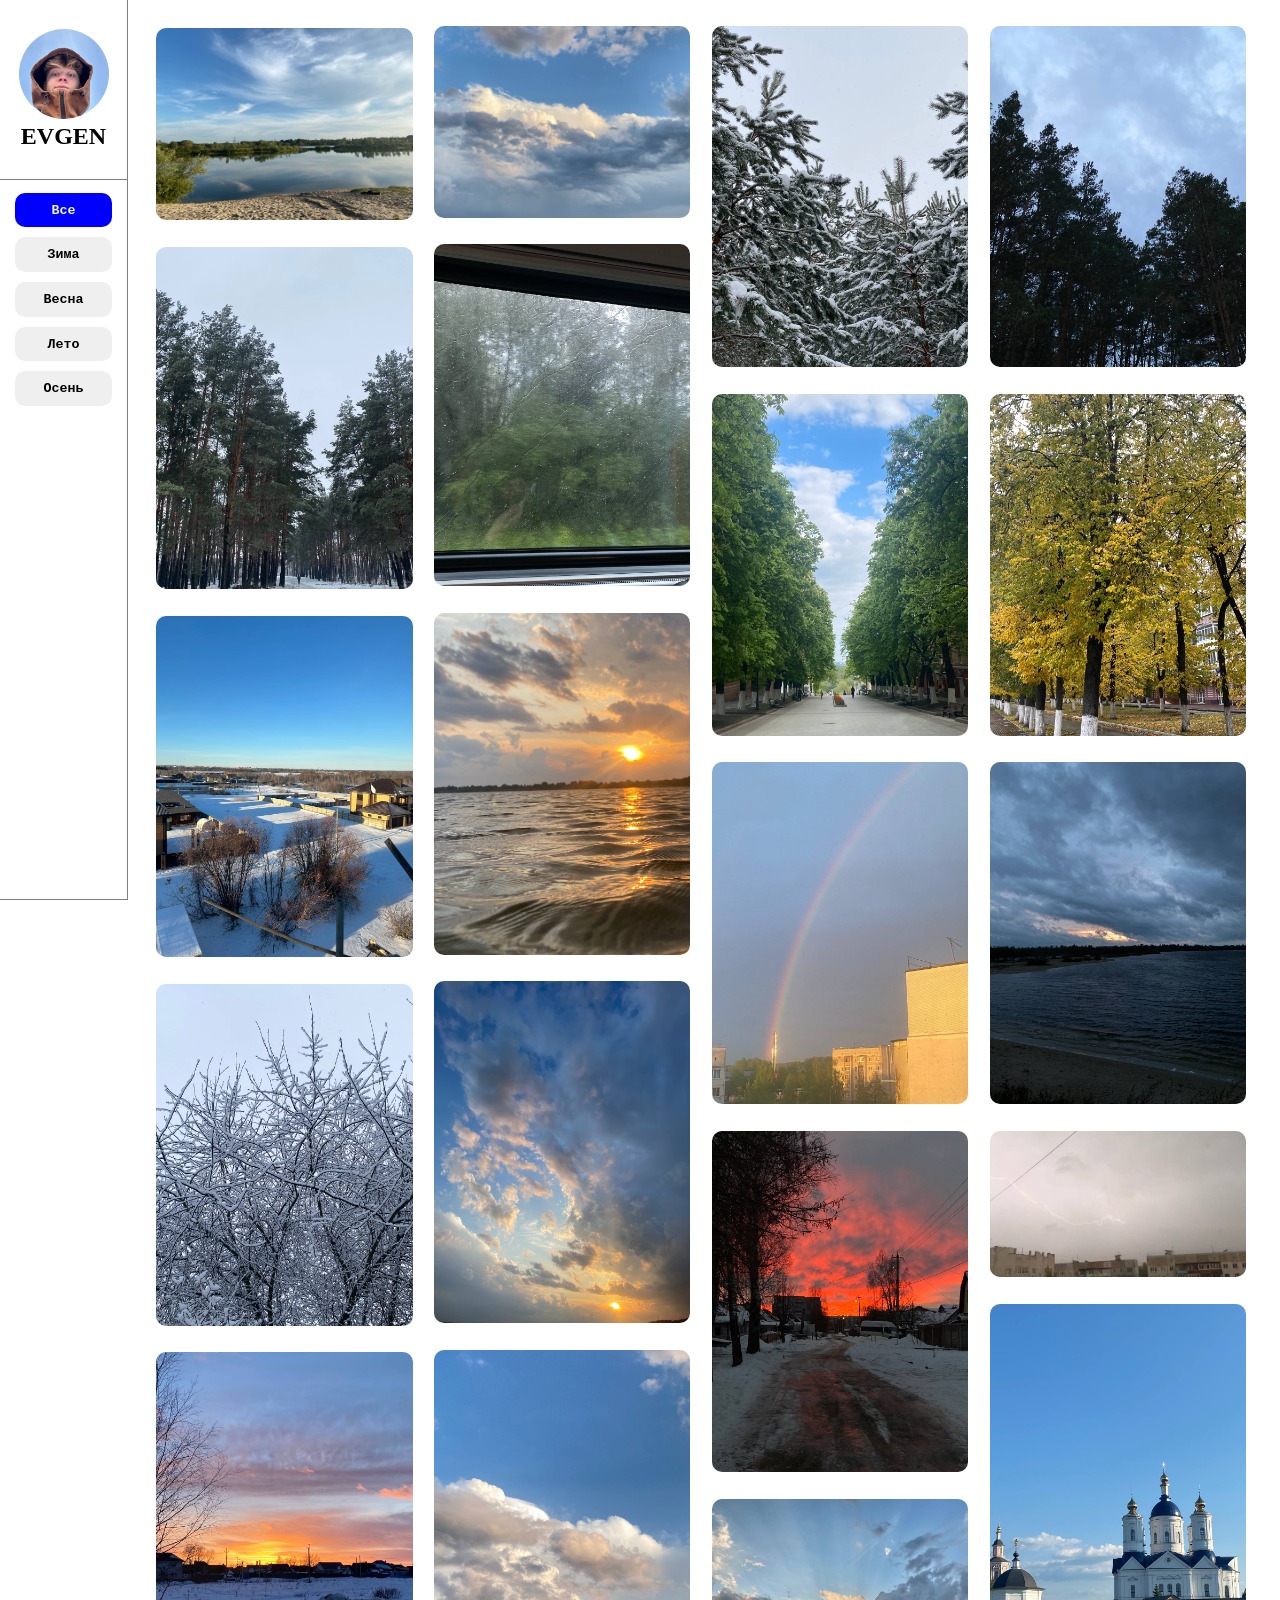
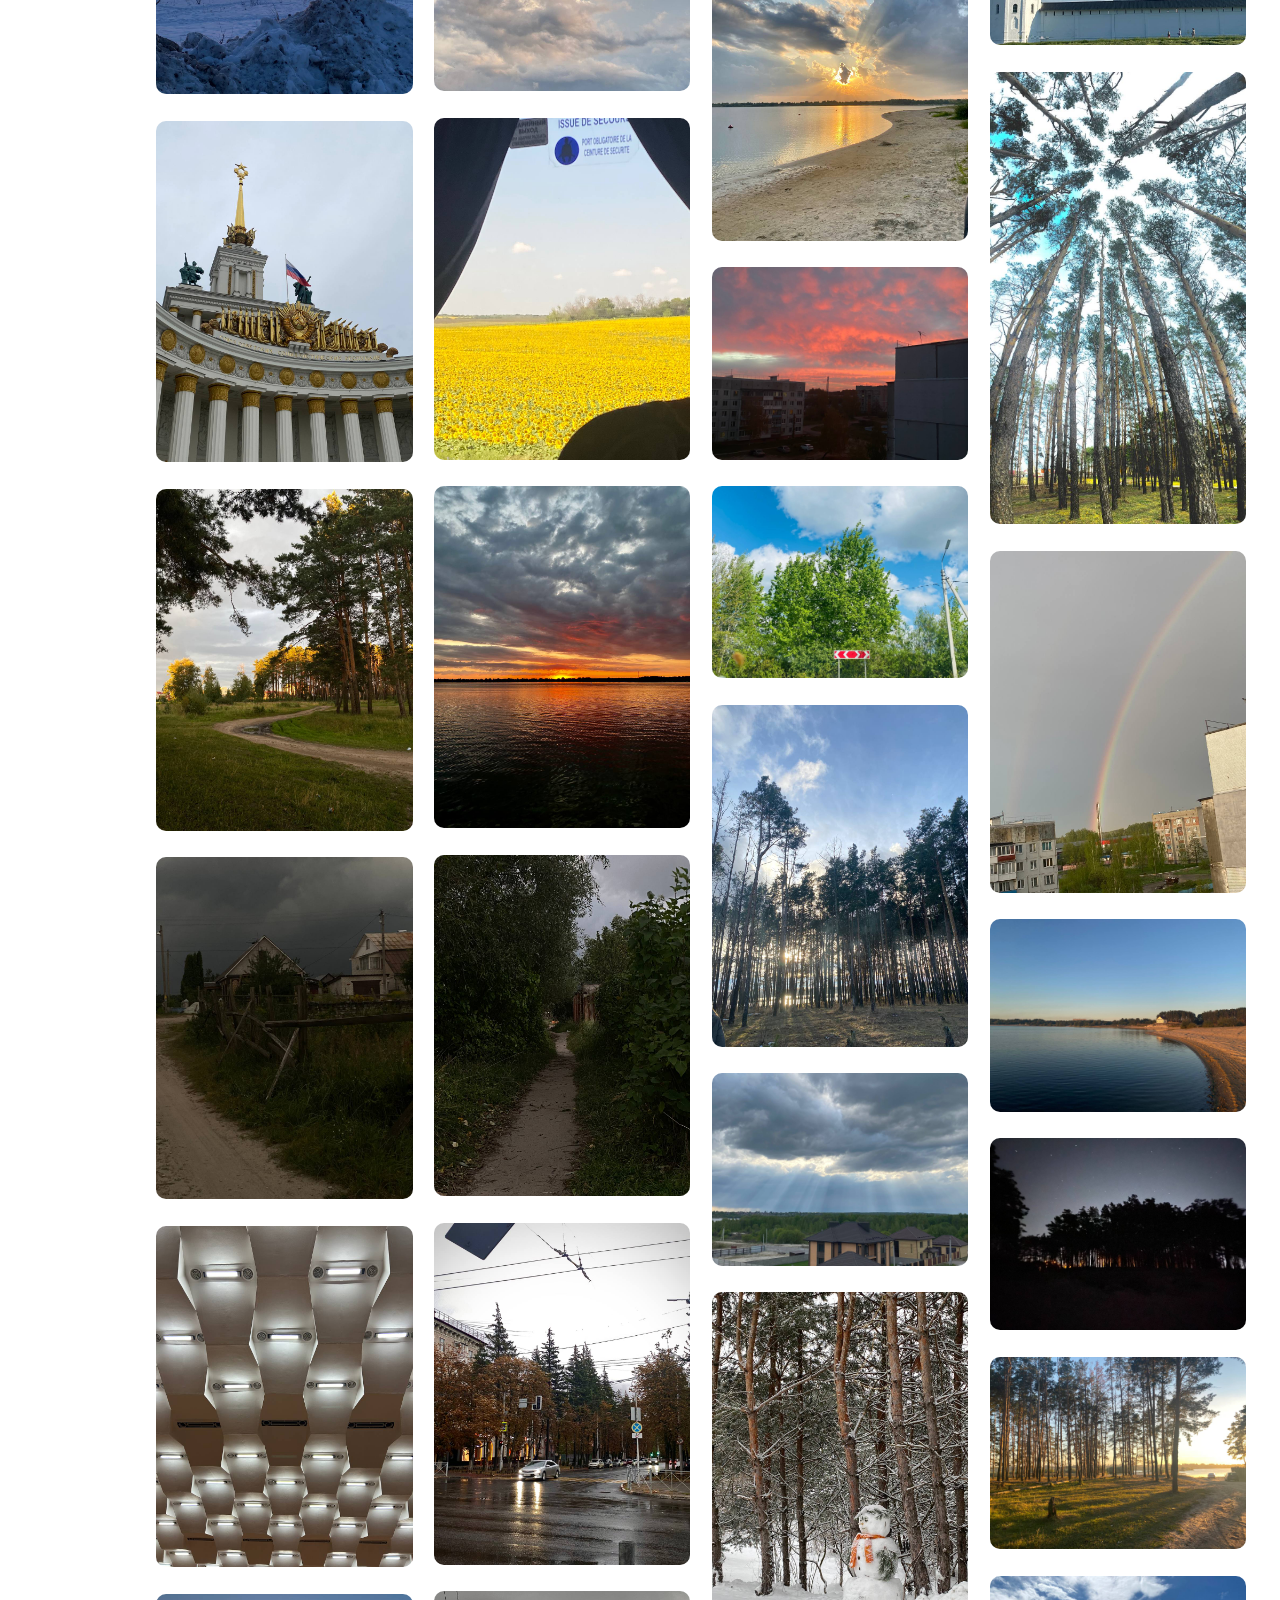
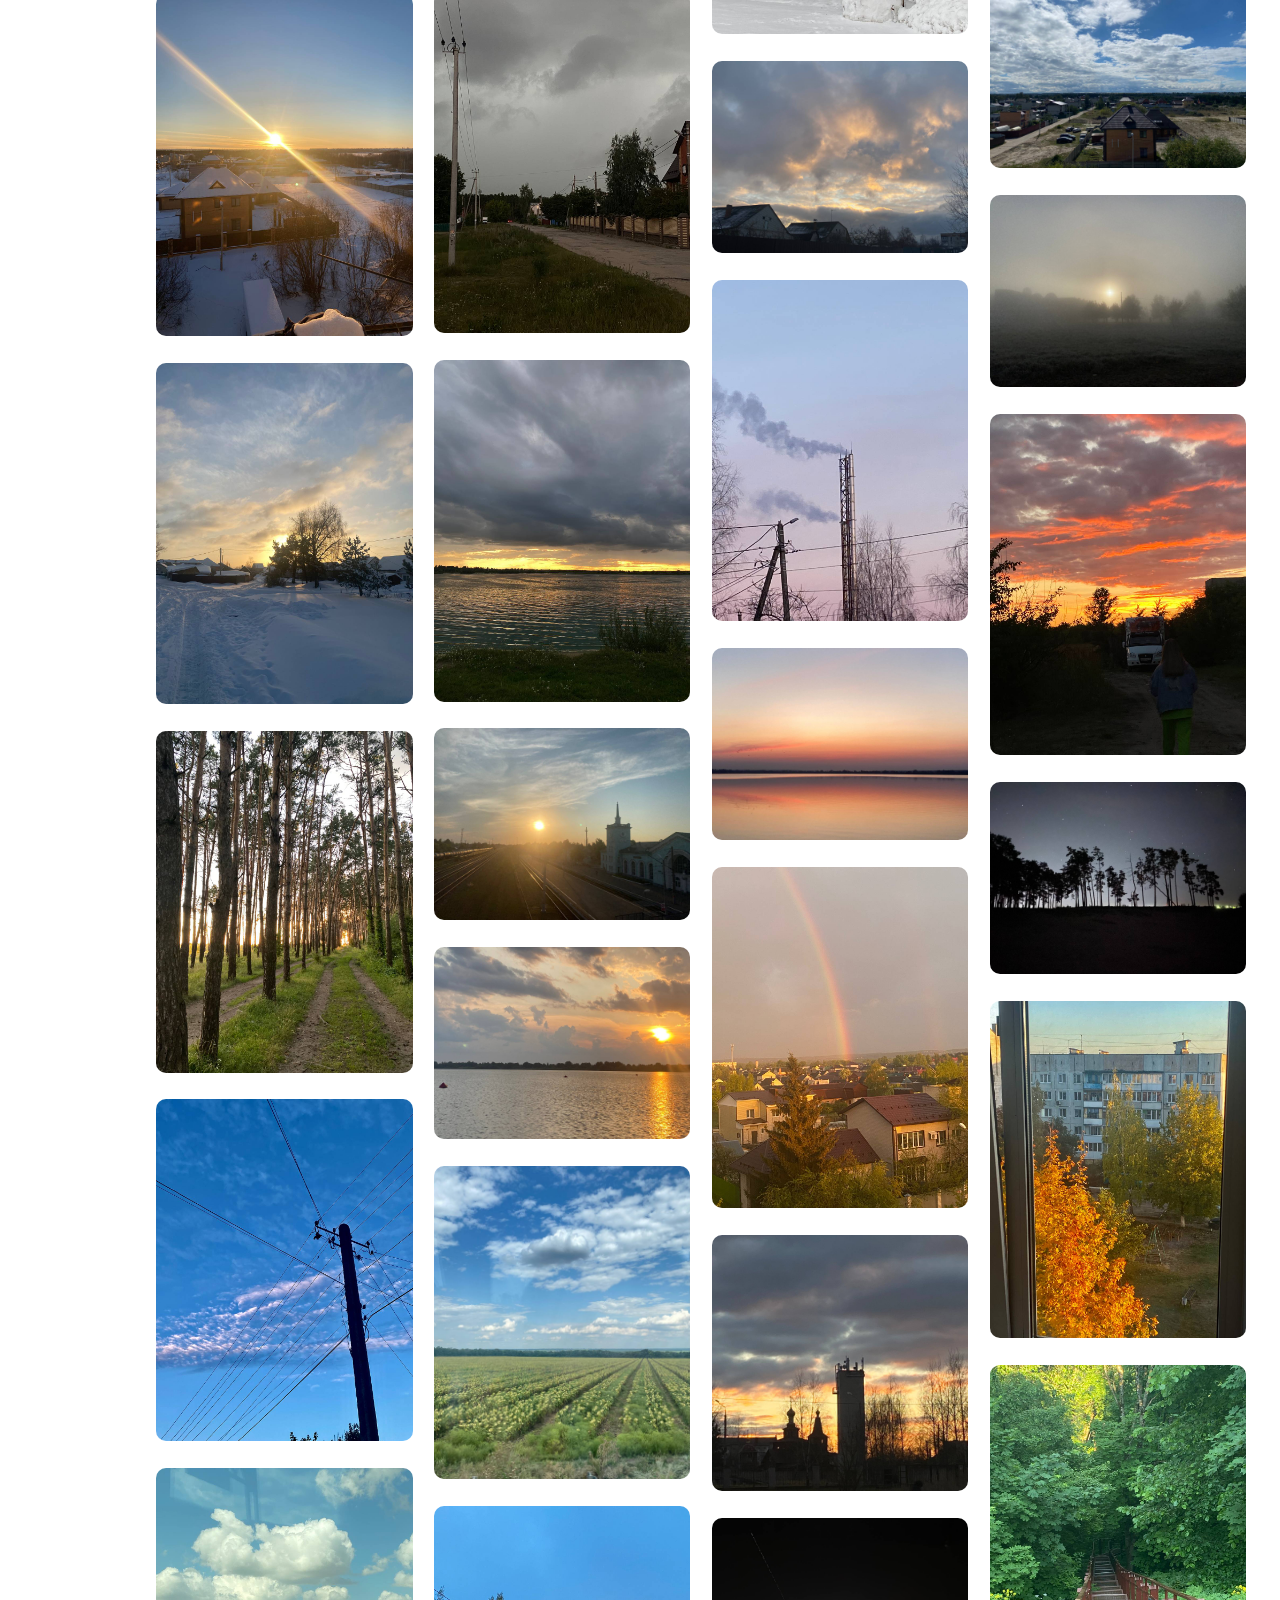
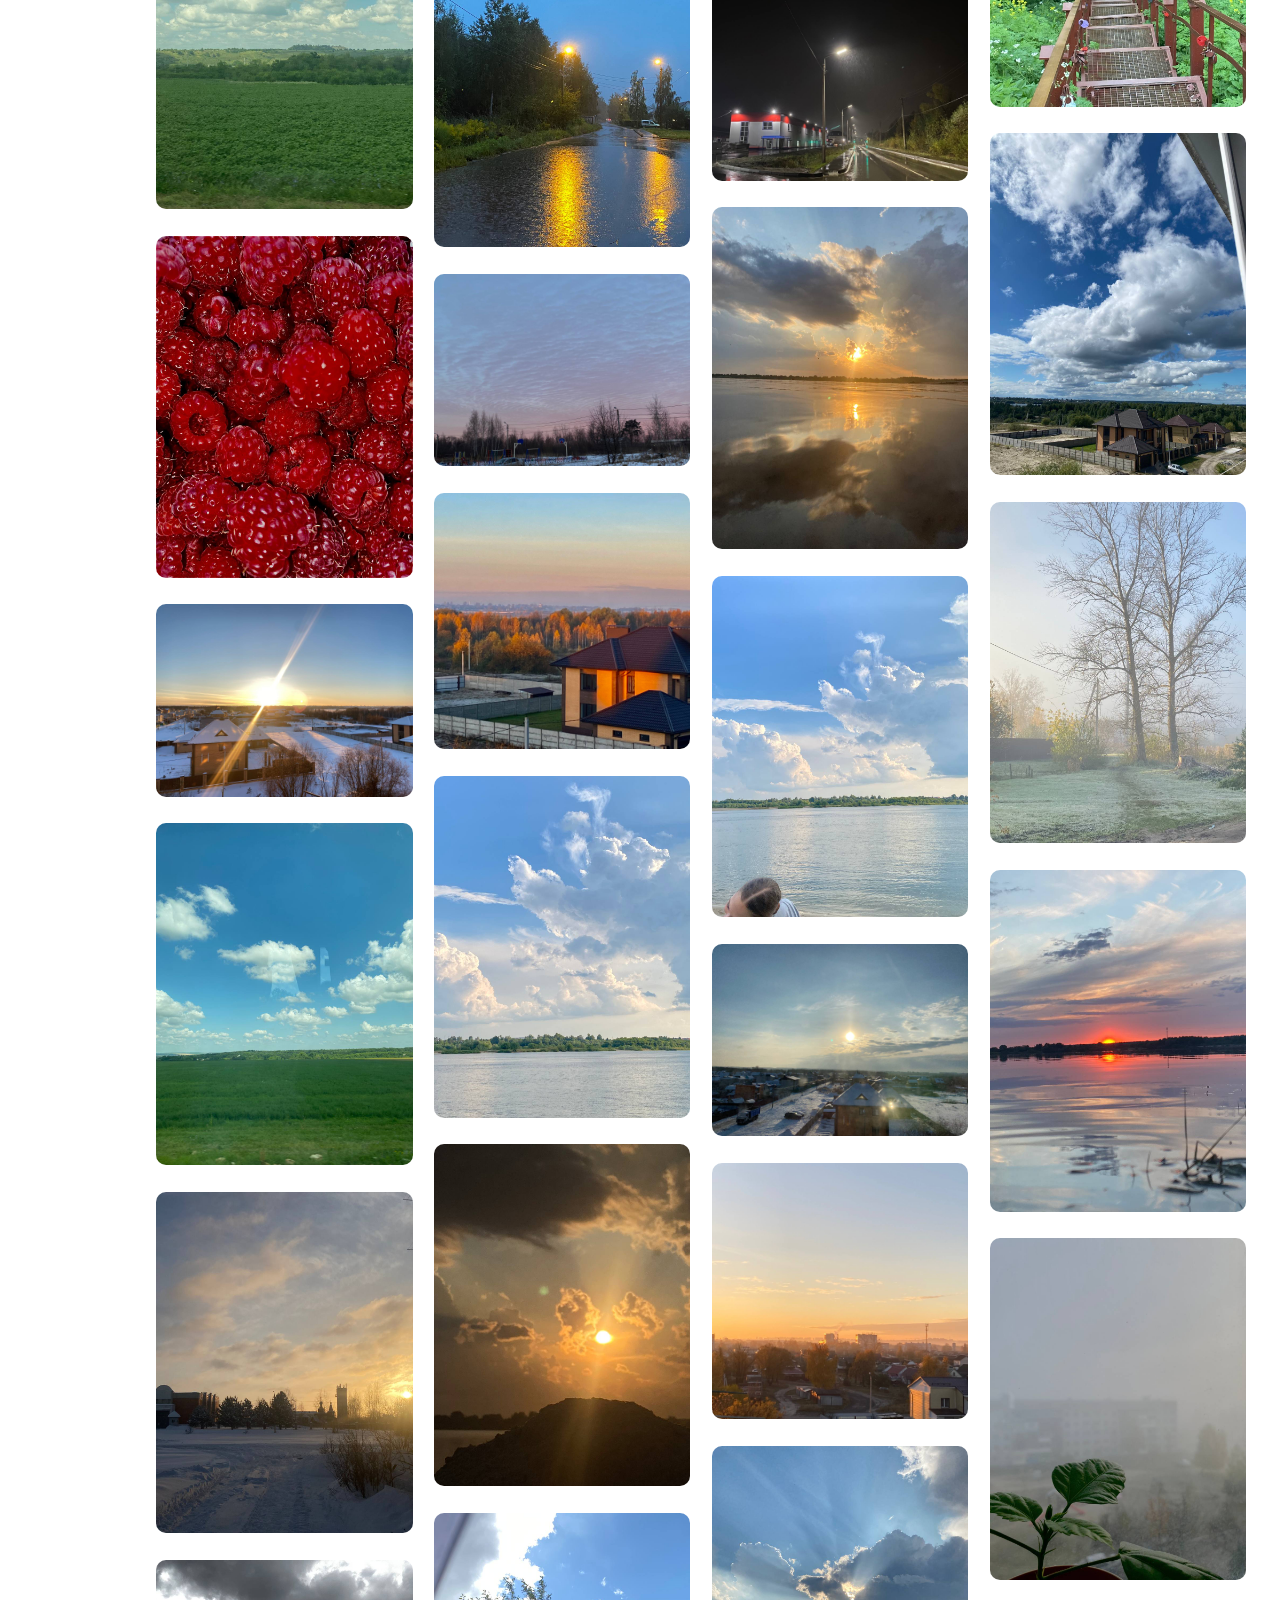
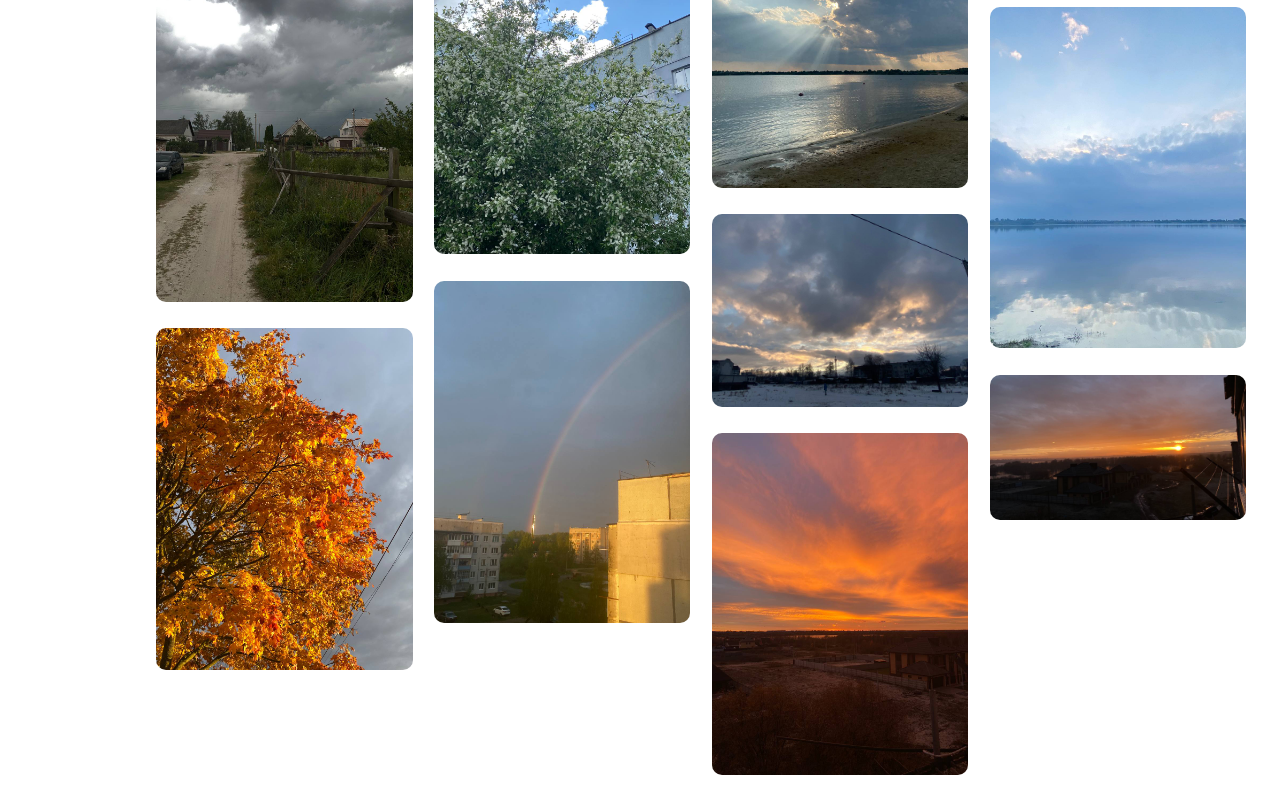
<file: main_page.html>
<!DOCTYPE html>
<html lang="en">

<head>
    <meta charset="UTF-8">
    <meta name="viewport" content="width=device-width, initial-scale=1.0">
    <title>Album</title>
    <link rel="stylesheet" href="./main_style.css">
</head>

<body>
    <nav>
        <div class="card_logo">
            <img width="90px" src="./logo/photo_2024-03-27_22-41-37.jpg" alt="" class="logo">
            <h2 class="name" style="font-family: franklin gothic medium;">EVGEN</h2>
        </div>
        <div class="nav_sort">
           <button onclick="aall()" class="btt_sezon now" id="all"><b>Все</b></button>
           <button onclick="zzima()" class="btt_sezon" id="zima"><b>Зима</b></button>
           <button onclick="vvesna()" class="btt_sezon" id="vesna"><b>Весна</b></button>
           <button onclick="lleto()" class="btt_sezon" id="leto"><b>Лето</b></button>
           <button onclick="oosen()" class="btt_sezon" id="osen"><b>Осень</b></button>
        </div>
    </nav>
    <main>
        <img class="photo leto" src="./images/photo_1_2024-03-27_22-32-34.jpg" alt="">
        <img class="photo zima" src="./images/photo_2_2024-03-27_22-33-23.jpg" alt="">
        <img class="photo zima" src="./images/photo_3_2024-03-27_22-33-23.jpg" alt="">
        <img class="photo zima" src="./images/photo_4_2024-03-27_22-33-23.jpg" alt="">
        <img class="photo zima" src="./images/photo_5_2024-03-27_22-33-23.jpg" alt="">
        <img class="photo leto" src="./images/photo_6_2024-03-27_22-32-34.jpg" alt="">
        <img class="photo vesna" src="./images/photo_7_2024-03-27_22-32-34.jpg" alt="">
        <img class="photo vesna" src="./images/photo_8_2024-03-27_22-32-34.jpg" alt="">
        <img class="photo zima vesna leto osen" src="./images/photo_9_2024-03-27_22-33-23.jpg" alt="">
        <img class="photo zima" src="./images/photo_10_2024-03-27_22-33-23.jpg" alt="">
        <img class="photo zima" src="./images/photo_11_2024-03-27_22-33-23.jpg" alt="">
        <img class="photo vesna" src="./images/photo_12_2024-03-27_22-32-34.jpg" alt="">
        <img class="photo leto" src="./images/photo_13_2024-03-27_22-32-34.jpg" alt="">
        <img class="photo leto" src="./images/photo_14_2024-03-27_22-32-34.jpg" alt="">
        <img class="photo zima" src="./images/photo_15_2024-03-27_22-32-34.jpg" alt="">
        <img class="photo zima" src="./images/photo_15_2024-03-27_22-33-23.jpg" alt="">
        <img class="photo leto" src="./images/photo_16_2024-03-27_22-32-34.jpg" alt="">
        <img class="photo zima" src="./images/photo_16_2024-03-27_22-33-23.jpg" alt="">
        <img class="photo vesna" src="./images/photo_17_2024-03-27_22-32-34.jpg" alt="">
        <img class="photo osen" src="./images/photo_18_2024-03-27_22-33-23.jpg" alt="">
        <img class="photo leto" src="./images/photo_19_2024-03-27_22-32-34.jpg" alt="">
        <img class="photo leto" src="./images/photo_20_2024-03-27_22-32-34.jpg" alt="">
        <img class="photo leto" src="./images/photo_21_2024-03-27_22-32-34.jpg" alt="">
        <img class="photo leto" src="./images/photo_22_2024-03-27_22-32-34.jpg" alt="">
        <img class="photo leto" src="./images/photo_23_2024-03-27_22-32-34.jpg" alt="">
        <img class="photo leto" src="./images/photo_24_2024-03-27_22-32-34.jpg" alt="">
        <img class="photo leto" src="./images/photo_25_2024-03-27_22-32-34.jpg" alt="">
        <img class="photo leto" src="./images/photo_26_2024-03-27_22-32-34.jpg" alt="">
        <img class="photo osen" src="./images/photo_27_2024-03-27_22-32-34.jpg" alt="">
        <img class="photo leto" src="./images/photo_28_2024-03-27_22-32-34.jpg" alt="">
        <img class="photo leto" src="./images/photo_29_2024-03-27_22-32-34.jpg" alt="">
        <img class="photo leto" src="./images/photo_30_2024-03-27_22-32-34.jpg" alt="">
        <img class="photo leto" src="./images/photo_31_2024-03-27_22-32-34.jpg" alt="">
        <img class="photo leto" src="./images/photo_32_2024-03-27_22-32-34.jpg" alt="">
        <img class="photo leto" src="./images/photo_33_2024-03-27_22-32-34.jpg" alt="">
        <img class="photo zima" src="./images/photo_34_2024-03-27_22-32-34.jpg" alt="">
        <img class="photo osen" src="./images/photo_35_2024-03-27_22-32-34.jpg" alt="">
        <img class="photo leto" src="./images/photo_36_2024-03-27_22-32-34.jpg" alt="">
        <img class="photo leto" src="./images/photo_37_2024-03-27_22-32-34.jpg" alt="">
        <img class="photo vesna" src="./images/photo_38_2024-03-27_22-32-34.jpg" alt="">
        <img class="photo leto" src="./images/photo_39_2024-03-27_22-32-34.jpg" alt="">
        <img class="photo zima" src="./images/photo_40_2024-03-27_22-32-34.jpg" alt="">
        <img class="photo leto" src="./images/photo_41_2024-03-27_22-32-34.jpg" alt="">
        <img class="photo leto" src="./images/photo_42_2024-03-27_22-32-34.jpg" alt="">
        <img class="photo zima" src="./images/photo_43_2024-03-27_22-32-34.jpg" alt="">
        <img class="photo leto" src="./images/photo_44_2024-03-27_22-32-34.jpg" alt="">
        <img class="photo osen" src="./images/photo_45_2024-03-27_22-32-34.jpg" alt="">
        <img class="photo leto" src="./images/photo_46_2024-03-27_22-32-34.jpg" alt="">
        <img class="photo leto" src="./images/photo_47_2024-03-27_22-32-34.jpg" alt="">
        <img class="photo vesna" src="./images/photo_48_2024-03-27_22-32-34.jpg" alt="">
        <img class="photo zima" src="./images/photo_49_2024-03-27_22-32-34.jpg" alt="">
        <img class="photo zima" src="./images/photo_50_2024-03-27_22-32-34.jpg" alt="">
        <img class="photo vesna osen" src="./images/photo_51_2024-03-27_22-32-34.jpg" alt="">
        <img class="photo vesna" src="./images/photo_52_2024-03-27_22-32-34.jpg" alt="">
        <img class="photo leto" src="./images/photo_53_2024-03-27_22-32-34.jpg" alt="">
        <img class="photo osen" src="./images/photo_55_2024-03-27_22-32-34.jpg" alt="">
        <img class="photo leto" src="./images/photo_56_2024-03-27_22-32-34.jpg" alt="">
        <img class="photo leto" src="./images/photo_57_2024-03-27_22-32-34.jpg" alt="">
        <img class="photo leto" src="./images/photo_58_2024-03-27_22-32-34.jpg" alt="">
        <img class="photo zima" src="./images/photo_59_2024-03-27_22-32-34.jpg" alt="">
        <img class="photo osen" src="./images/photo_60_2024-03-27_22-32-34.jpg" alt="">
        <img class="photo leto" src="./images/photo_61_2024-03-27_22-32-34.jpg" alt="">
        <img class="photo zima" src="./images/photo_62_2024-03-27_22-32-34.jpg" alt="">
        <img class="photo osen" src="./images/photo_64_2024-03-27_22-32-34.jpg" alt="">
        <img class="photo leto" src="./images/photo_65_2024-03-27_22-32-34.jpg" alt="">
        <img class="photo osen" src="./images/photo_66_2024-03-27_22-32-34.jpg" alt="">
        <img class="photo leto" src="./images/photo_67_2024-03-27_22-32-34.jpg" alt="">
        <img class="photo osen vesna" src="./images/photo_68_2024-03-27_22-32-34.jpg" alt="">
        <img class="photo leto" src="./images/photo_70_2024-03-27_22-32-34.jpg" alt="">
        <img class="photo leto" src="./images/photo_71_2024-03-27_22-32-34.jpg" alt="">
        <img class="photo leto" src="./images/photo_72_2024-03-27_22-32-34.jpg" alt="">
        <img class="photo leto" src="./images/photo_73_2024-03-27_22-32-34.jpg" alt="">
        <img class="photo leto" src="./images/photo_74_2024-03-27_22-32-34.jpg" alt="">
        <img class="photo leto" src="./images/photo_75_2024-03-27_22-32-34.jpg" alt="">
        <img class="photo leto" src="./images/photo_76_2024-03-27_22-32-34.jpg" alt="">
        <img class="photo osen zima" src="./images/photo_77_2024-03-27_22-32-34.jpg" alt="">
        <img class="photo osen leto" src="./images/photo_78_2024-03-27_22-32-34.jpg" alt="">
        <img class="photo leto" src="./images/photo_80_2024-03-27_22-32-34.jpg" alt="">
        <img class="photo osen" src="./images/photo_81_2024-03-27_22-32-34.jpg" alt="">
        <img class="photo leto" src="./images/photo_82_2024-03-27_22-32-34.jpg" alt="">
        <img class="photo leto" src="./images/photo_83_2024-03-27_22-32-34.jpg" alt="">
        <img class="photo osen" src="./images/photo_84_2024-03-27_22-32-34.jpg" alt="">
        <img class="photo leto" src="./images/photo_85_2024-03-27_22-32-34.jpg" alt="">
        <img class="photo osen" src="./images/photo_86_2024-03-27_22-32-34.jpg" alt="">
        <img class="photo leto" src="./images/photo_89_2024-03-27_22-32-34.jpg" alt="">
        <img class="photo osen" src="./images/photo_91_2024-03-27_22-32-34.jpg" alt="">
        
    </main>

    <script src="./main_script.js"></script>
</body>

</html>
</file>
<file: main_style.css>
* {
    box-sizing: border-box;
}

body {
    margin: 0%;
    display: flex;
}

nav {
    width: 10%;
    height: 100%;
    position: fixed;
}

.logo {
    border-radius: 50px;
}

.card_logo {
    text-align: center;
    border-right: 1px solid grey;
    border-bottom: 1px solid grey;
    padding: 10% 2%;
    width: 100%;
    height: 20%;
    align-content: center;
}

h2 {
    margin: 0;
}

button {
    font-family: courier;
}

.nav_sort {
    display: flex;
    flex-wrap: wrap;
    text-align: center;
    justify-content: center;
    align-items: start;
    align-content: start;
    border-right: 1px solid grey;
    border-bottom: 1px solid grey;
    padding: 10% 2%;
    height: 80%;
    gap: 10px;
}

.btt_sezon {
    width: 80%;
    border: 0px;
    height: 5%;
    border-radius: 10px;
    cursor: pointer;
    transition-duration: .5s !important;
}

.now {
    background-color: blue;
    color: aliceblue;
}

main {
    width: 90%;
    margin-left: 10%;
    column-count: 4;
    column-gap: 1%;
    padding: 2%;
    align-content: center;
    transition-duration: 1s !important;
}

.photo {
    width: 96%;
    margin: 1%;
    border-radius: 10px;
    display: block;
    margin-bottom: 10%;

}

@media screen and (max-width:1200px) {

    body {
        margin: 0%;
        display: flex;
    }

    .name {
        display: none;
    }

    nav {
        display: flex;
        width: 100%;
        height: 10%;
        position: fixed;
        background-color: white;
        margin-bottom: 10%;
    }

    .logo {
        border-radius: 50%;
        width: 54px;
        right: 50%;
    }

    .card_logo {
        text-align: center;
        border-right: 1px solid grey;
        border-bottom: 1px solid grey;
        padding: 1%;
        width: 15%;
        height: 100%;
        align-content: center;
    }

    h2 {
        margin: 0;
    }

    button {
        font-family: courier;
    }

    .nav_sort {
        display: flex;
        flex-wrap: wrap;
        text-align: start;
        justify-content: center;
        align-items: start;
        align-content: start;
        border-right: 1px solid grey;
        border-bottom: 1px solid grey;
        padding: 2% 5%;
        height: 100%;
        width: 85%;
        gap: 10px;
        align-content: center;
    }

    .btt_sezon {
        width: 10%;
        border: 0px;
        height: 100%;
        border-radius: 10px;
        cursor: pointer;
        transition-duration: .5s;
    }

    .now {
        background-color: blue;
        color: aliceblue;
    }

    main {
        width: 100%;
        margin-top: 15%;
        column-count: 3;
        column-gap: 1%;
        padding: 2%;
        align-content: center;
        margin-left: 0;
        height: 90%;


    }

    .photo {
        width: 96%;
        margin: 1%;
        display: block;
        margin-bottom: 10%;

    }

}


@media screen and (max-width:600px) {

    body {
        margin: 0%;
        display: flex;
    }

    .name {
        display: none;
    }

    nav {
        display: flex;
        width: 100%;
        height: 10%;
        position: fixed;
        background-color: rgb(255, 255, 255);
        margin-bottom: 10%;
    }

    .logo {
        border-radius: 50px;
        width: 52px;

    }

    .card_logo {
        text-align: center;
        border-right: 1px solid grey;
        border-bottom: 1px solid grey;
        padding: 1%;
        width: 20%;
        height: 100%;
        align-content: center;
    }

    h2 {
        margin: 0;
    }

    button {
        font-family: courier;
    }

    .nav_sort {
        display: flex;
        flex-wrap: wrap;
        text-align: start;
        justify-content: center;
        align-items: center;
        align-content: center;
        border-right: 1px solid grey;
        border-bottom: 1px solid grey;
        padding: 0;
        height: 100%;
        width: 80%;
        gap: 15px;
    }

    .btt_sezon {
        width: 27%;
        border: 0px;
        height: 25%;
        border-radius: 10px;
        cursor: pointer;
        transition-duration: .5s;
        font-size: 12px;
    }

    .now {
        background-color: blue;
        color: aliceblue;
    }

    main {
        width: 100%;
        margin-top: 23%;
        column-count: 2;
        column-gap: 1%;
        padding: 2%;
        align-content: center;
        margin-left: 0;
        /* height: 90%; */

    }

    .photo {
        width: 96%;
        margin: 1%;
        display: block;
        margin-bottom: 10%;

    }

}
</file>
